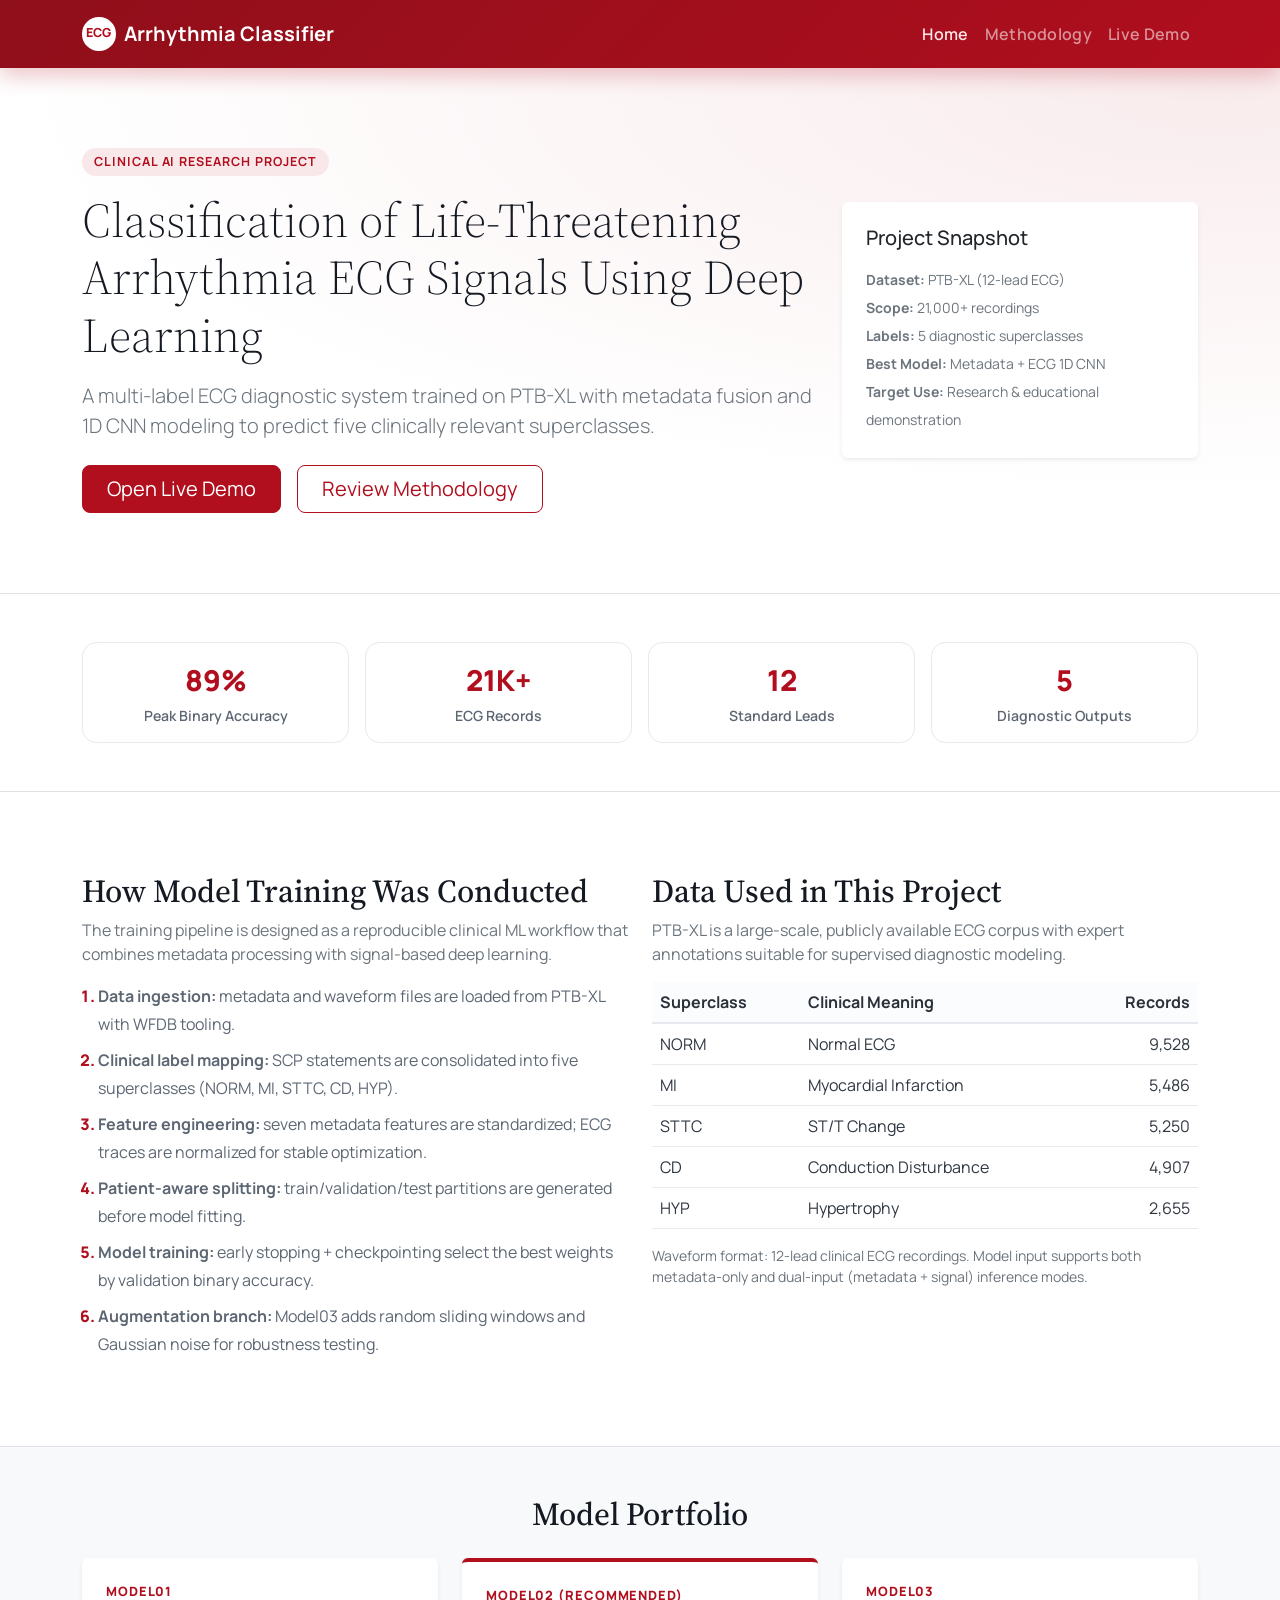
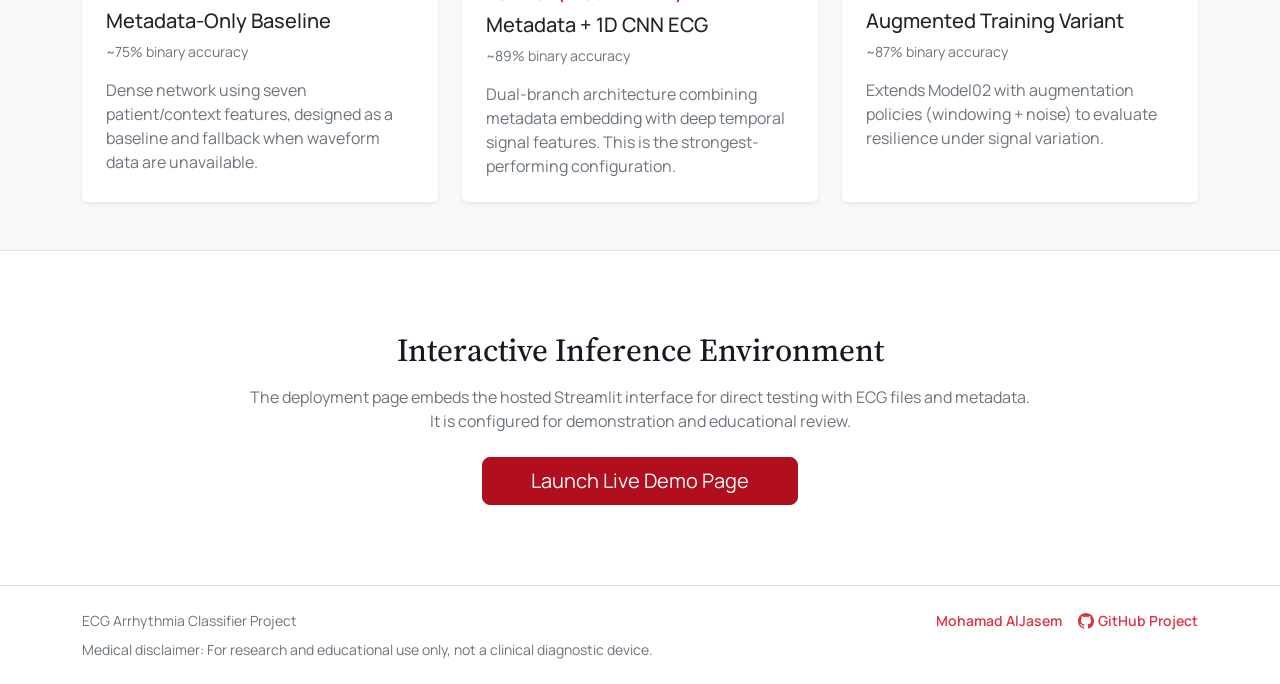
<file: website/index.html>
<!doctype html>
<html lang="en">
<head>
  <meta charset="utf-8">
  <meta name="viewport" content="width=device-width, initial-scale=1">
  <meta name="description" content="ECG arrhythmia classification using deep learning on PTB-XL, with metadata-aware 1D CNN modeling and a Streamlit clinical demo.">
  <title>ECG Arrhythmia Classifier | Project Overview</title>
  <link rel="preconnect" href="https://fonts.googleapis.com">
  <link rel="preconnect" href="https://fonts.gstatic.com" crossorigin>
  <link href="https://fonts.googleapis.com/css2?family=Manrope:wght@400;500;600;700;800&family=Source+Serif+4:wght@500;600;700&display=swap" rel="stylesheet">
  <link href="https://cdn.jsdelivr.net/npm/bootstrap@5.3.3/dist/css/bootstrap.min.css" rel="stylesheet" integrity="sha384-QWTKZyjpPEjISv5WaRU9OFeRpok6YctnYmDr5pNlyT2bRjXh0JMhjY6hW+ALEwIH" crossorigin="anonymous">
  <link rel="stylesheet" href="assets/css/styles.css">
</head>
<body>
  <header>
    <nav class="navbar navbar-expand-lg navbar-dark site-nav sticky-top" aria-label="Main navigation">
      <div class="container py-1">
        <a class="navbar-brand fw-bold d-flex align-items-center gap-2" href="index.html">
          <span class="brand-badge">ECG</span>
          Arrhythmia Classifier
        </a>
        <button class="navbar-toggler" type="button" data-bs-toggle="collapse" data-bs-target="#mainNav" aria-controls="mainNav" aria-expanded="false" aria-label="Toggle navigation">
          <span class="navbar-toggler-icon"></span>
        </button>
        <div class="collapse navbar-collapse" id="mainNav">
          <ul class="navbar-nav ms-auto mb-2 mb-lg-0">
            <li class="nav-item"><a class="nav-link active" href="index.html">Home</a></li>
            <li class="nav-item"><a class="nav-link" href="methodology.html">Methodology</a></li>
            <li class="nav-item"><a class="nav-link" href="demo.html">Live Demo</a></li>
          </ul>
        </div>
      </div>
    </nav>
  </header>

  <main>
    <section class="hero-section py-5 py-lg-6">
      <div class="container">
        <div class="row g-4 align-items-center">
          <div class="col-lg-8">
            <p class="eyebrow mb-3">Clinical AI Research Project</p>
            <h1 class="display-5 hero-title mb-3">Classification of Life-Threatening Arrhythmia ECG Signals Using Deep Learning</h1>
            <p class="lead text-secondary mb-4">A multi-label ECG diagnostic system trained on PTB-XL with metadata fusion and 1D CNN modeling to predict five clinically relevant superclasses.</p>
            <div class="d-flex flex-wrap gap-3">
              <a href="demo.html" class="btn btn-danger btn-lg px-4">Open Live Demo</a>
              <a href="methodology.html" class="btn btn-outline-danger btn-lg px-4">Review Methodology</a>
            </div>
          </div>
          <div class="col-lg-4">
            <div class="card border-0 shadow-sm project-card h-100">
              <div class="card-body p-4">
                <h2 class="h5 mb-3">Project Snapshot</h2>
                <ul class="list-unstyled mb-0 small text-secondary lh-lg">
                  <li><strong>Dataset:</strong> PTB-XL (12-lead ECG)</li>
                  <li><strong>Scope:</strong> 21,000+ recordings</li>
                  <li><strong>Labels:</strong> 5 diagnostic superclasses</li>
                  <li><strong>Best Model:</strong> Metadata + ECG 1D CNN</li>
                  <li><strong>Target Use:</strong> Research & educational demonstration</li>
                </ul>
              </div>
            </div>
          </div>
        </div>
      </div>
    </section>

    <section class="py-5 bg-white border-top border-bottom">
      <div class="container">
        <div class="row g-3 text-center">
          <div class="col-6 col-lg-3">
            <div class="metric-box"><p class="metric-value">89%</p><p class="metric-label">Peak Binary Accuracy</p></div>
          </div>
          <div class="col-6 col-lg-3">
            <div class="metric-box"><p class="metric-value">21K+</p><p class="metric-label">ECG Records</p></div>
          </div>
          <div class="col-6 col-lg-3">
            <div class="metric-box"><p class="metric-value">12</p><p class="metric-label">Standard Leads</p></div>
          </div>
          <div class="col-6 col-lg-3">
            <div class="metric-box"><p class="metric-value">5</p><p class="metric-label">Diagnostic Outputs</p></div>
          </div>
        </div>
      </div>
    </section>

    <section class="py-5 py-lg-6">
      <div class="container">
        <div class="row g-4">
          <div class="col-lg-6">
            <h2 class="section-title">How Model Training Was Conducted</h2>
            <p class="text-secondary">The training pipeline is designed as a reproducible clinical ML workflow that combines metadata processing with signal-based deep learning.</p>
            <ol class="timeline">
              <li><strong>Data ingestion:</strong> metadata and waveform files are loaded from PTB-XL with WFDB tooling.</li>
              <li><strong>Clinical label mapping:</strong> SCP statements are consolidated into five superclasses (NORM, MI, STTC, CD, HYP).</li>
              <li><strong>Feature engineering:</strong> seven metadata features are standardized; ECG traces are normalized for stable optimization.</li>
              <li><strong>Patient-aware splitting:</strong> train/validation/test partitions are generated before model fitting.</li>
              <li><strong>Model training:</strong> early stopping + checkpointing select the best weights by validation binary accuracy.</li>
              <li><strong>Augmentation branch:</strong> Model03 adds random sliding windows and Gaussian noise for robustness testing.</li>
            </ol>
          </div>
          <div class="col-lg-6">
            <h2 class="section-title">Data Used in This Project</h2>
            <p class="text-secondary">PTB-XL is a large-scale, publicly available ECG corpus with expert annotations suitable for supervised diagnostic modeling.</p>
            <div class="table-responsive">
              <table class="table align-middle dataset-table">
                <thead>
                  <tr>
                    <th scope="col">Superclass</th>
                    <th scope="col">Clinical Meaning</th>
                    <th scope="col" class="text-end">Records</th>
                  </tr>
                </thead>
                <tbody>
                  <tr><td>NORM</td><td>Normal ECG</td><td class="text-end">9,528</td></tr>
                  <tr><td>MI</td><td>Myocardial Infarction</td><td class="text-end">5,486</td></tr>
                  <tr><td>STTC</td><td>ST/T Change</td><td class="text-end">5,250</td></tr>
                  <tr><td>CD</td><td>Conduction Disturbance</td><td class="text-end">4,907</td></tr>
                  <tr><td>HYP</td><td>Hypertrophy</td><td class="text-end">2,655</td></tr>
                </tbody>
              </table>
            </div>
            <p class="small text-secondary mb-0">Waveform format: 12-lead clinical ECG recordings. Model input supports both metadata-only and dual-input (metadata + signal) inference modes.</p>
          </div>
        </div>
      </div>
    </section>

    <section class="py-5 bg-light border-top border-bottom">
      <div class="container">
        <h2 class="section-title text-center mb-4">Model Portfolio</h2>
        <div class="row g-4">
          <div class="col-lg-4">
            <article class="card h-100 border-0 shadow-sm">
              <div class="card-body p-4">
                <p class="model-tag">Model01</p>
                <h3 class="h5">Metadata-Only Baseline</h3>
                <p class="small text-secondary mb-3">~75% binary accuracy</p>
                <p class="mb-0 text-secondary">Dense network using seven patient/context features, designed as a baseline and fallback when waveform data are unavailable.</p>
              </div>
            </article>
          </div>
          <div class="col-lg-4">
            <article class="card h-100 border-0 shadow-sm border-accent">
              <div class="card-body p-4">
                <p class="model-tag">Model02 (Recommended)</p>
                <h3 class="h5">Metadata + 1D CNN ECG</h3>
                <p class="small text-secondary mb-3">~89% binary accuracy</p>
                <p class="mb-0 text-secondary">Dual-branch architecture combining metadata embedding with deep temporal signal features. This is the strongest-performing configuration.</p>
              </div>
            </article>
          </div>
          <div class="col-lg-4">
            <article class="card h-100 border-0 shadow-sm">
              <div class="card-body p-4">
                <p class="model-tag">Model03</p>
                <h3 class="h5">Augmented Training Variant</h3>
                <p class="small text-secondary mb-3">~87% binary accuracy</p>
                <p class="mb-0 text-secondary">Extends Model02 with augmentation policies (windowing + noise) to evaluate resilience under signal variation.</p>
              </div>
            </article>
          </div>
        </div>
      </div>
    </section>

    <section class="py-5 py-lg-6">
      <div class="container text-center">
        <h2 class="section-title mb-3">Interactive Inference Environment</h2>
        <p class="text-secondary mb-4 mx-auto section-max">The deployment page embeds the hosted Streamlit interface for direct testing with ECG files and metadata. It is configured for demonstration and educational review.</p>
        <a href="demo.html" class="btn btn-danger btn-lg px-5">Launch Live Demo Page</a>
      </div>
    </section>
  </main>

  <footer class="site-footer py-4 border-top">
    <div class="container d-flex flex-column flex-md-row justify-content-between align-items-md-center gap-2">
      <p class="mb-0 small text-secondary">ECG Arrhythmia Classifier Project</p>
      <div class="footer-links d-flex flex-wrap align-items-center gap-3">
        <a class="small text-decoration-none text-danger" href="https://aljasem.eu.org" target="_blank" rel="noopener">Mohamad AlJasem</a>
        <a class="small text-decoration-none text-danger github-link d-inline-flex align-items-center gap-1" href="https://github.com/m-aljasem/ecg-arrhythmia-classifier-AI/" target="_blank" rel="noopener" aria-label="GitHub project repository">
          <svg xmlns="http://www.w3.org/2000/svg" width="16" height="16" fill="currentColor" viewBox="0 0 16 16" aria-hidden="true">
            <path d="M8 0C3.58 0 0 3.58 0 8a8 8 0 0 0 5.47 7.59c.4.07.55-.17.55-.38 0-.19-.01-.82-.01-1.49-2.01.37-2.53-.49-2.69-.94-.09-.23-.48-.94-.82-1.13-.28-.15-.68-.52-.01-.53.63-.01 1.08.58 1.23.82.72 1.21 1.87.87 2.33.66.07-.52.28-.87.5-1.07-1.78-.2-3.64-.89-3.64-3.95 0-.87.31-1.59.82-2.15-.08-.2-.36-1.02.08-2.12 0 0 .67-.21 2.2.82a7.6 7.6 0 0 1 4 0c1.53-1.04 2.2-.82 2.2-.82.44 1.1.16 1.92.08 2.12.51.56.82 1.27.82 2.15 0 3.07-1.87 3.75-3.65 3.95.29.25.54.73.54 1.48 0 1.07-.01 1.93-.01 2.2 0 .21.15.46.55.38A8 8 0 0 0 16 8c0-4.42-3.58-8-8-8"/>
          </svg>
          GitHub Project
        </a>
      </div>
    </div>
    <div class="container mt-2">
      <p class="mb-0 small text-secondary">Medical disclaimer: For research and educational use only, not a clinical diagnostic device.</p>
    </div>
  </footer>

  <script src="https://cdn.jsdelivr.net/npm/bootstrap@5.3.3/dist/js/bootstrap.bundle.min.js" integrity="sha384-YvpcrYf0tY3lHB60NNkmXc5s9fDVZLESaAA55NDzOxhy9GkcIdslK1eN7N6jIeHz" crossorigin="anonymous"></script>
  <script src="assets/js/main.js"></script>
</body>
</html>
</file>
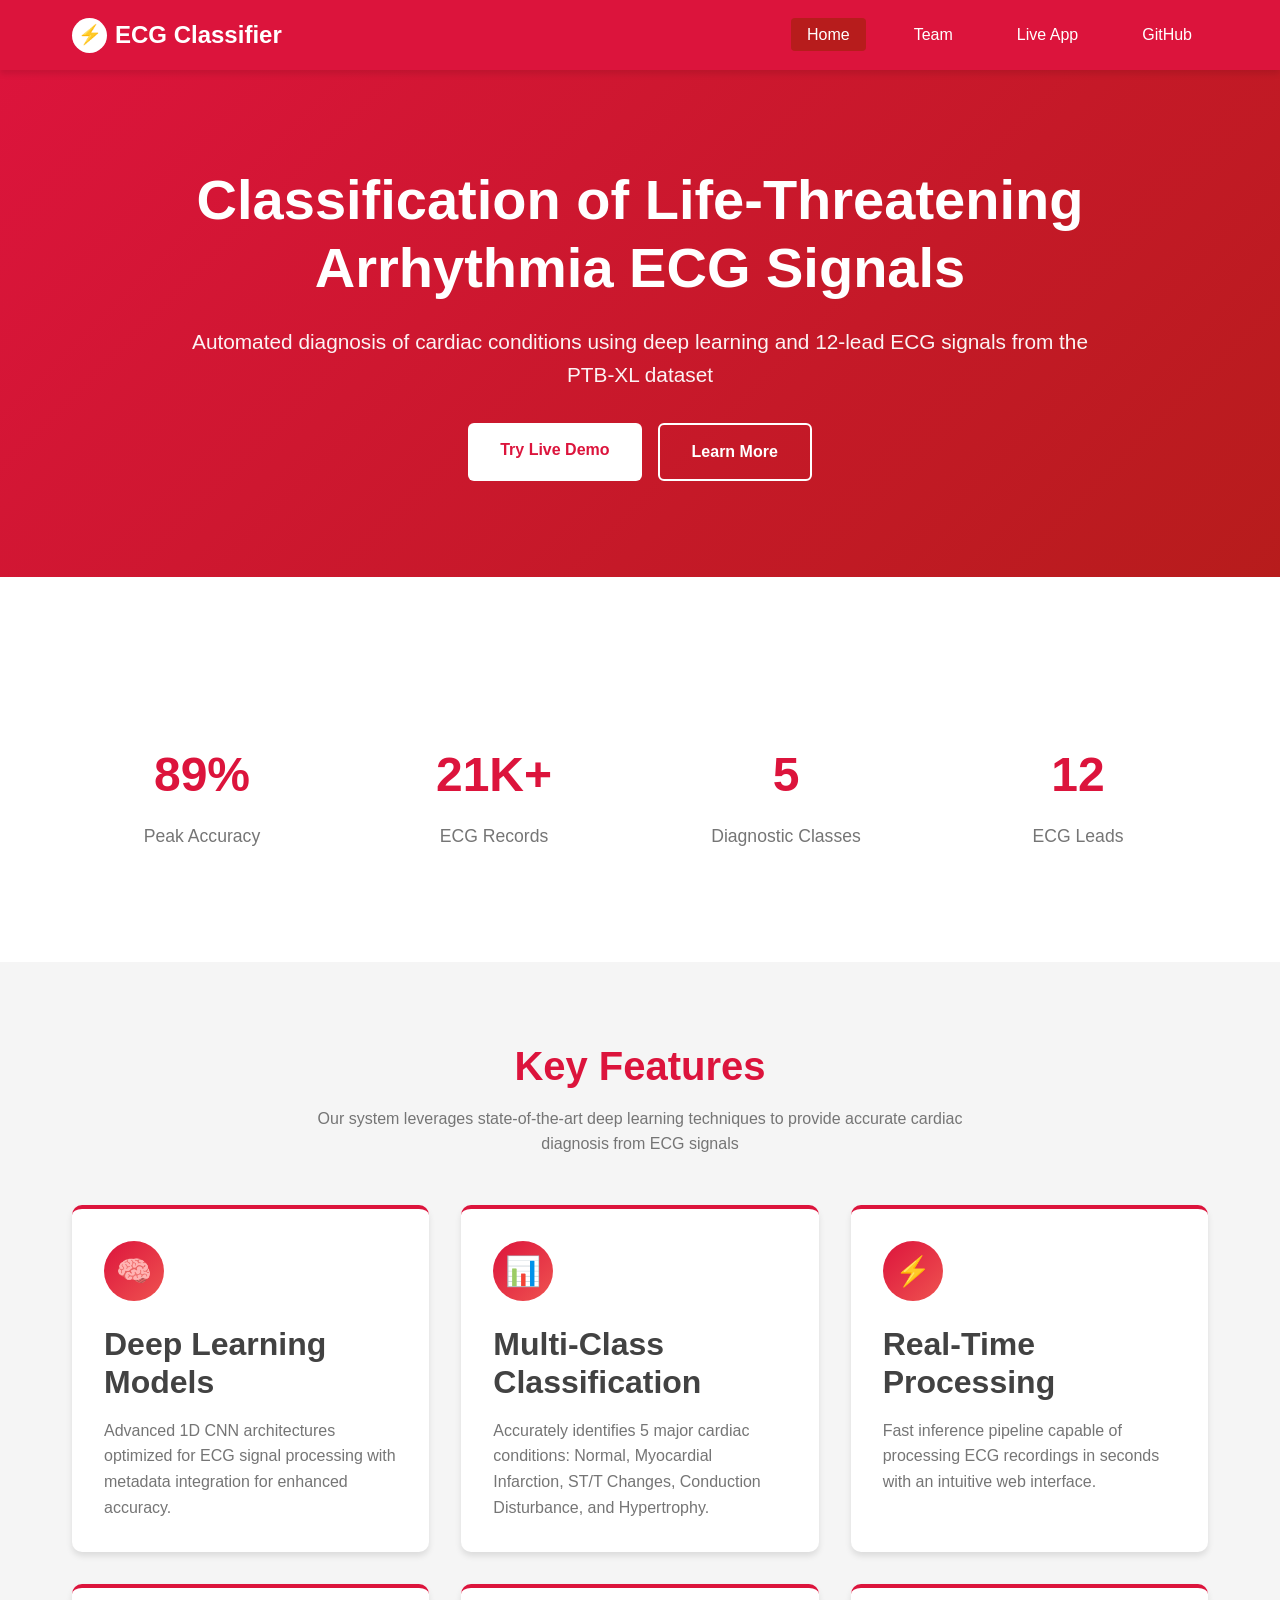
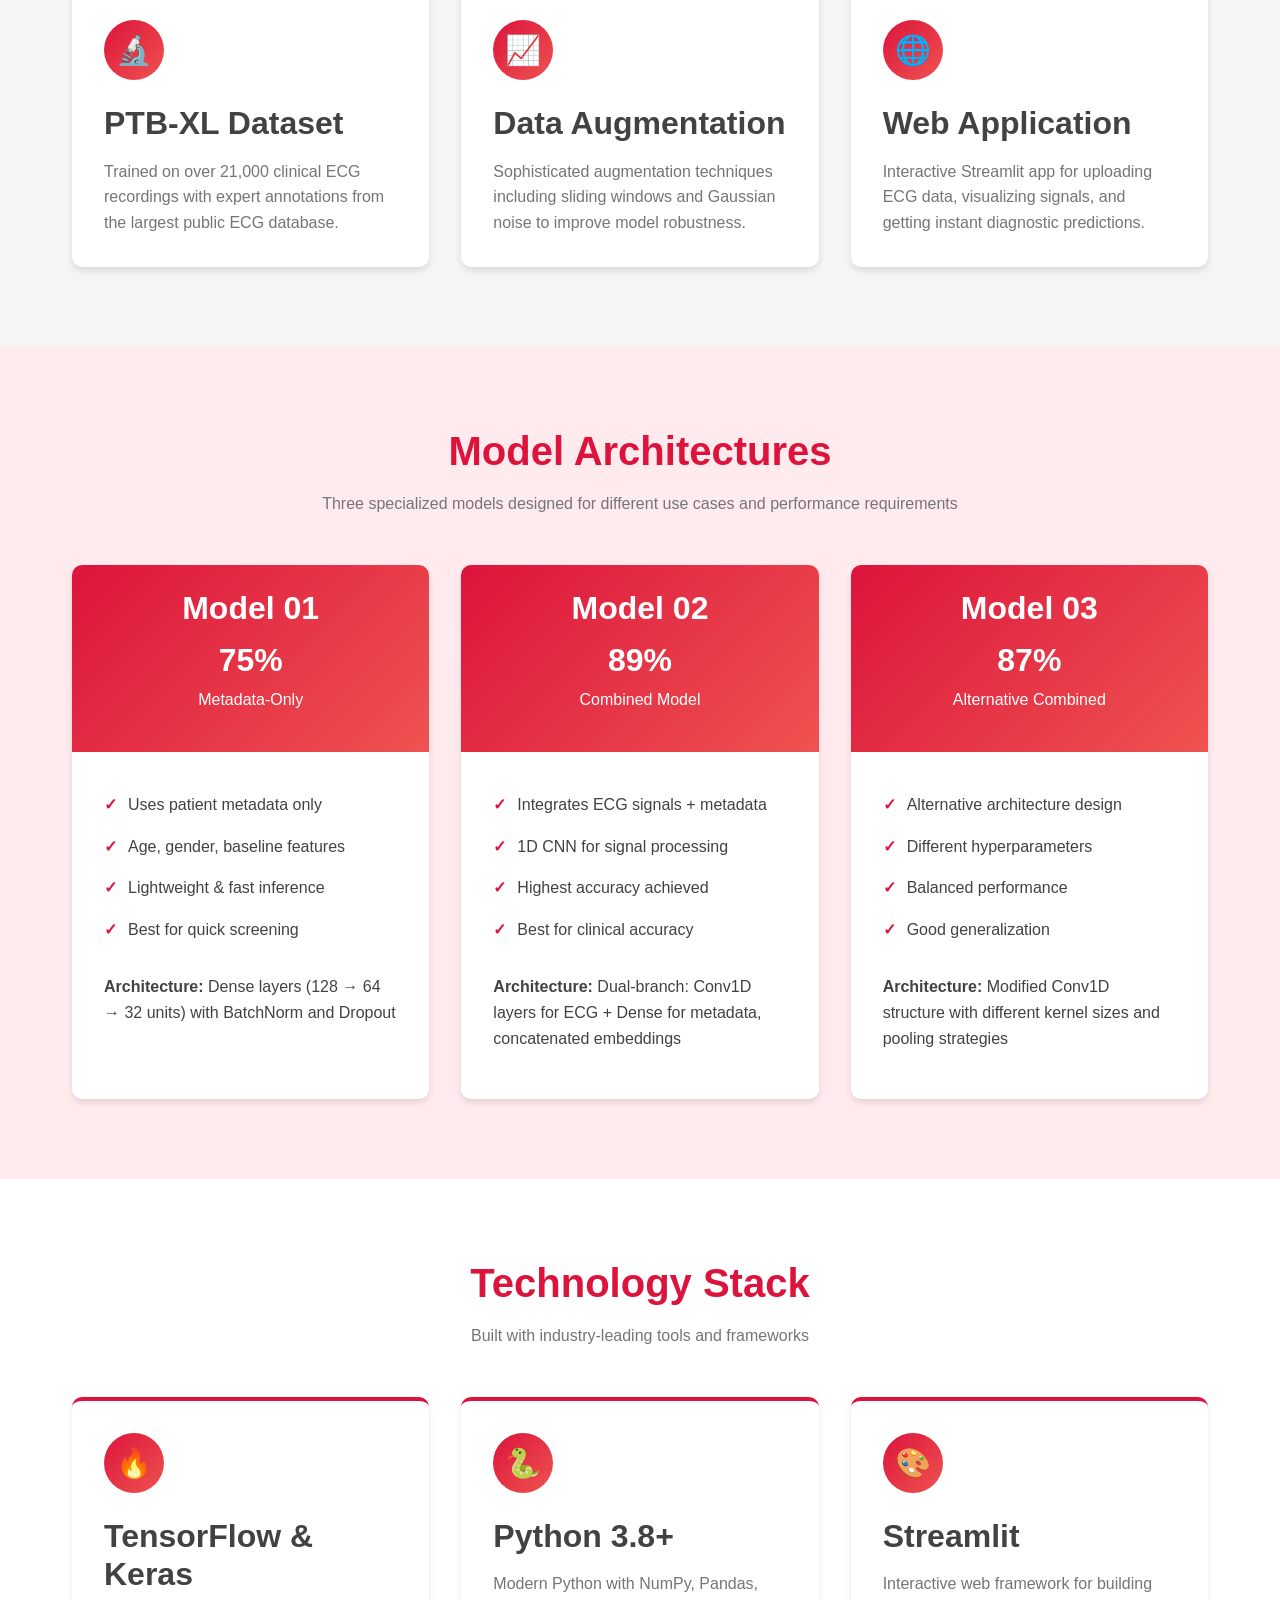
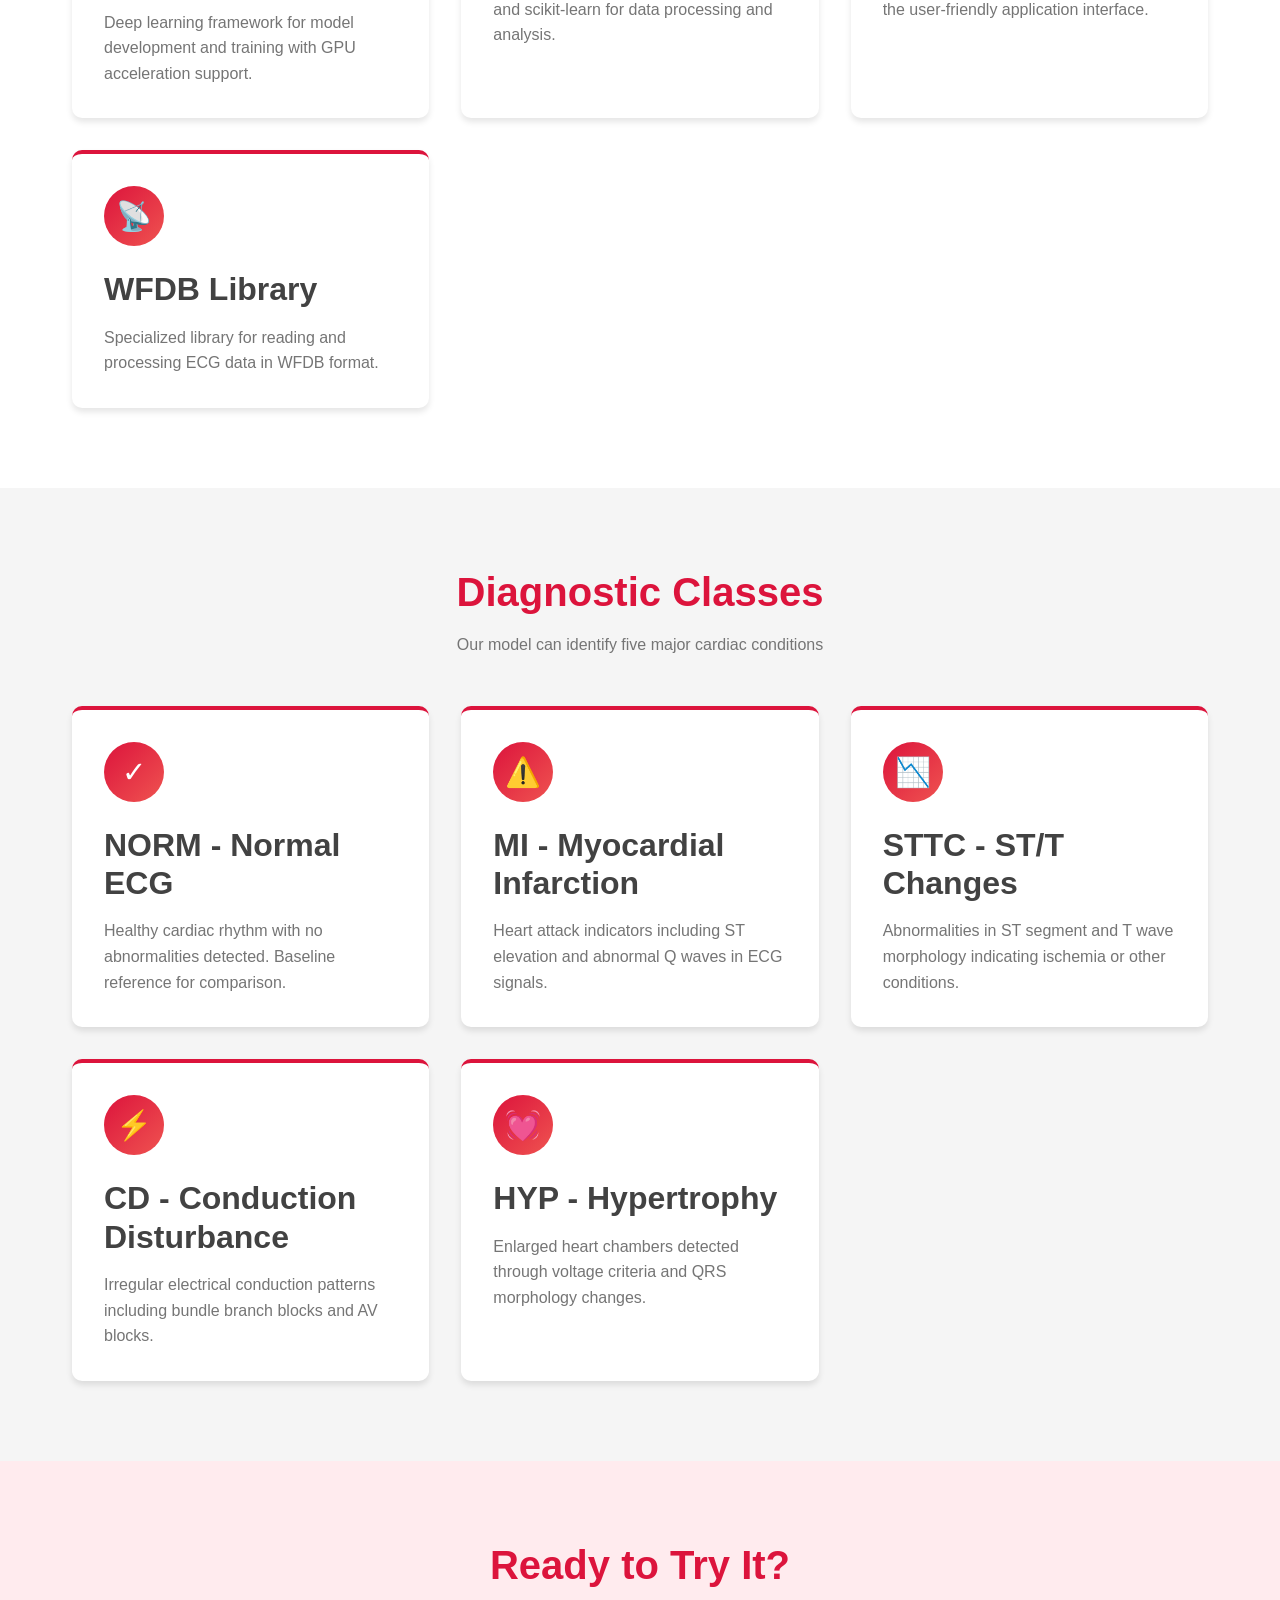
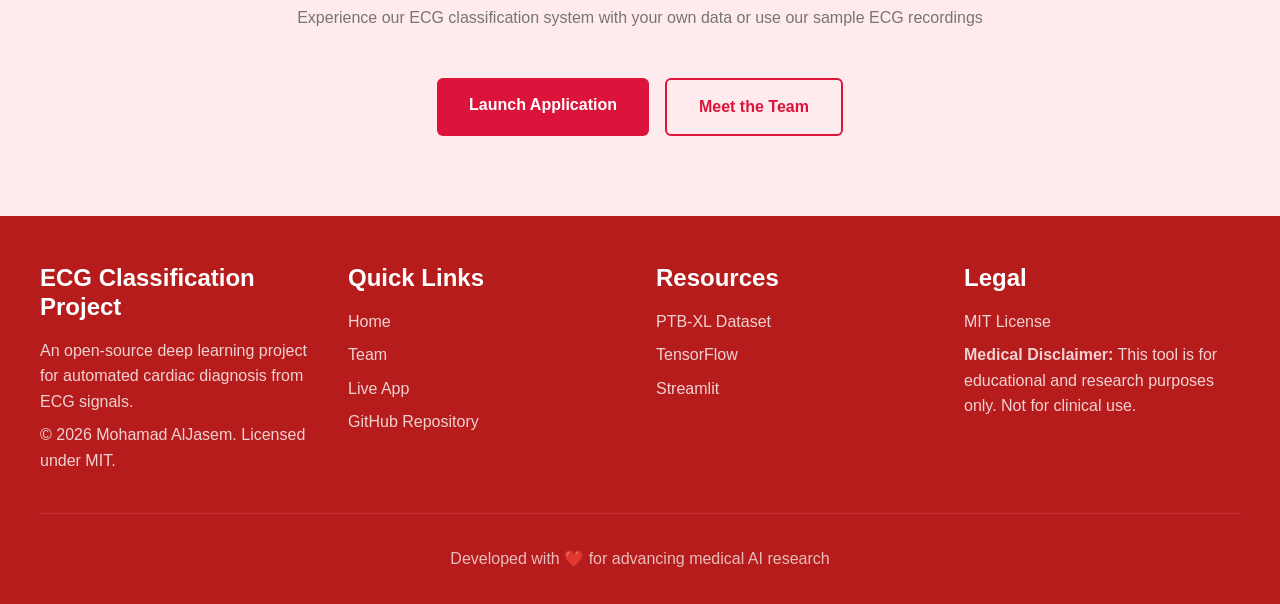
<file: scripts/website/index.html>
<!DOCTYPE html>
<html lang="en">
<head>
    <meta charset="UTF-8">
    <meta name="viewport" content="width=device-width, initial-scale=1.0">
    <meta name="description" content="Classification of Life-Threatening Arrhythmia ECG Signals Using Deep Learning - Automated diagnosis of cardiac conditions from 12-lead ECG signals">
    <meta name="keywords" content="ECG, Deep Learning, Machine Learning, Cardiac Diagnosis, PTB-XL, Medical AI, Arrhythmia">
    <meta name="author" content="Mohamad AlJasem">
    <title>ECG Classification | Deep Learning for Cardiac Diagnosis by Mohamad AlJasem</title>
    <link rel="stylesheet" href="css/style.css">
</head>
<body>
    <!-- Navigation -->
    <nav class="navbar">
        <div class="nav-container">
            <a href="index.html" class="logo">
                <div class="logo-icon">⚡</div>
                ECG Classifier
            </a>
            <ul class="nav-menu">
                <li><a href="index.html" class="nav-link">Home</a></li>
                <li><a href="team.html" class="nav-link">Team</a></li>
                <li><a href="app.html" class="nav-link">Live App</a></li>
                <li><a href="https://github.com/m-aljasem/ecg-arrhythmia-classifier-AI" class="nav-link" target="_blank">GitHub</a></li>
            </ul>
            <button class="mobile-menu-toggle">☰</button>
        </div>
    </nav>

    <!-- Hero Section -->
    <section class="hero">
        <div class="hero-content">
            <h1>Classification of Life-Threatening Arrhythmia ECG Signals</h1>
            <p>Automated diagnosis of cardiac conditions using deep learning and 12-lead ECG signals from the PTB-XL dataset</p>
            <div class="hero-buttons">
                <a href="app.html" class="btn btn-primary">Try Live Demo</a>
                <a href="#features" class="btn btn-outline">Learn More</a>
            </div>
        </div>
    </section>

    <!-- Stats Section -->
    <section class="section section-light">
        <div class="container">
            <div class="stats-grid">
                <div class="stat-card">
                    <div class="stat-number">89%</div>
                    <div class="stat-label">Peak Accuracy</div>
                </div>
                <div class="stat-card">
                    <div class="stat-number">21K+</div>
                    <div class="stat-label">ECG Records</div>
                </div>
                <div class="stat-card">
                    <div class="stat-number">5</div>
                    <div class="stat-label">Diagnostic Classes</div>
                </div>
                <div class="stat-card">
                    <div class="stat-number">12</div>
                    <div class="stat-label">ECG Leads</div>
                </div>
            </div>
        </div>
    </section>

    <!-- Features Section -->
    <section id="features" class="section section-gray">
        <div class="container">
            <h2 class="section-title">Key Features</h2>
            <p class="section-subtitle">Our system leverages state-of-the-art deep learning techniques to provide accurate cardiac diagnosis from ECG signals</p>
            
            <div class="features-grid">
                <div class="feature-card">
                    <div class="feature-icon">🧠</div>
                    <h3>Deep Learning Models</h3>
                    <p>Advanced 1D CNN architectures optimized for ECG signal processing with metadata integration for enhanced accuracy.</p>
                </div>
                
                <div class="feature-card">
                    <div class="feature-icon">📊</div>
                    <h3>Multi-Class Classification</h3>
                    <p>Accurately identifies 5 major cardiac conditions: Normal, Myocardial Infarction, ST/T Changes, Conduction Disturbance, and Hypertrophy.</p>
                </div>
                
                <div class="feature-card">
                    <div class="feature-icon">⚡</div>
                    <h3>Real-Time Processing</h3>
                    <p>Fast inference pipeline capable of processing ECG recordings in seconds with an intuitive web interface.</p>
                </div>
                
                <div class="feature-card">
                    <div class="feature-icon">🔬</div>
                    <h3>PTB-XL Dataset</h3>
                    <p>Trained on over 21,000 clinical ECG recordings with expert annotations from the largest public ECG database.</p>
                </div>
                
                <div class="feature-card">
                    <div class="feature-icon">📈</div>
                    <h3>Data Augmentation</h3>
                    <p>Sophisticated augmentation techniques including sliding windows and Gaussian noise to improve model robustness.</p>
                </div>
                
                <div class="feature-card">
                    <div class="feature-icon">🌐</div>
                    <h3>Web Application</h3>
                    <p>Interactive Streamlit app for uploading ECG data, visualizing signals, and getting instant diagnostic predictions.</p>
                </div>
            </div>
        </div>
    </section>

    <!-- Models Section -->
    <section id="models" class="section section-red">
        <div class="container">
            <h2 class="section-title">Model Architectures</h2>
            <p class="section-subtitle">Three specialized models designed for different use cases and performance requirements</p>
            
            <div class="models-grid">
                <div class="model-card">
                    <div class="model-header">
                        <h3>Model 01</h3>
                        <div class="model-accuracy">75%</div>
                        <p>Metadata-Only</p>
                    </div>
                    <div class="model-body">
                        <ul>
                            <li>Uses patient metadata only</li>
                            <li>Age, gender, baseline features</li>
                            <li>Lightweight & fast inference</li>
                            <li>Best for quick screening</li>
                        </ul>
                        <p><strong>Architecture:</strong> Dense layers (128 → 64 → 32 units) with BatchNorm and Dropout</p>
                    </div>
                </div>

                <div class="model-card">
                    <div class="model-header">
                        <h3>Model 02</h3>
                        <div class="model-accuracy">89%</div>
                        <p>Combined Model</p>
                    </div>
                    <div class="model-body">
                        <ul>
                            <li>Integrates ECG signals + metadata</li>
                            <li>1D CNN for signal processing</li>
                            <li>Highest accuracy achieved</li>
                            <li>Best for clinical accuracy</li>
                        </ul>
                        <p><strong>Architecture:</strong> Dual-branch: Conv1D layers for ECG + Dense for metadata, concatenated embeddings</p>
                    </div>
                </div>

                <div class="model-card">
                    <div class="model-header">
                        <h3>Model 03</h3>
                        <div class="model-accuracy">87%</div>
                        <p>Alternative Combined</p>
                    </div>
                    <div class="model-body">
                        <ul>
                            <li>Alternative architecture design</li>
                            <li>Different hyperparameters</li>
                            <li>Balanced performance</li>
                            <li>Good generalization</li>
                        </ul>
                        <p><strong>Architecture:</strong> Modified Conv1D structure with different kernel sizes and pooling strategies</p>
                    </div>
                </div>
            </div>
        </div>
    </section>

    <!-- Technology Stack -->
    <section class="section section-light">
        <div class="container">
            <h2 class="section-title">Technology Stack</h2>
            <p class="section-subtitle">Built with industry-leading tools and frameworks</p>
            
            <div class="features-grid">
                <div class="feature-card">
                    <div class="feature-icon">🔥</div>
                    <h3>TensorFlow & Keras</h3>
                    <p>Deep learning framework for model development and training with GPU acceleration support.</p>
                </div>
                
                <div class="feature-card">
                    <div class="feature-icon">🐍</div>
                    <h3>Python 3.8+</h3>
                    <p>Modern Python with NumPy, Pandas, and scikit-learn for data processing and analysis.</p>
                </div>
                
                <div class="feature-card">
                    <div class="feature-icon">🎨</div>
                    <h3>Streamlit</h3>
                    <p>Interactive web framework for building the user-friendly application interface.</p>
                </div>
                
                <div class="feature-card">
                    <div class="feature-icon">📡</div>
                    <h3>WFDB Library</h3>
                    <p>Specialized library for reading and processing ECG data in WFDB format.</p>
                </div>
            </div>
        </div>
    </section>

    <!-- Diagnostic Classes -->
    <section class="section section-gray">
        <div class="container">
            <h2 class="section-title">Diagnostic Classes</h2>
            <p class="section-subtitle">Our model can identify five major cardiac conditions</p>
            
            <div class="features-grid">
                <div class="feature-card">
                    <div class="feature-icon">✓</div>
                    <h3>NORM - Normal ECG</h3>
                    <p>Healthy cardiac rhythm with no abnormalities detected. Baseline reference for comparison.</p>
                </div>
                
                <div class="feature-card">
                    <div class="feature-icon">⚠️</div>
                    <h3>MI - Myocardial Infarction</h3>
                    <p>Heart attack indicators including ST elevation and abnormal Q waves in ECG signals.</p>
                </div>
                
                <div class="feature-card">
                    <div class="feature-icon">📉</div>
                    <h3>STTC - ST/T Changes</h3>
                    <p>Abnormalities in ST segment and T wave morphology indicating ischemia or other conditions.</p>
                </div>
                
                <div class="feature-card">
                    <div class="feature-icon">⚡</div>
                    <h3>CD - Conduction Disturbance</h3>
                    <p>Irregular electrical conduction patterns including bundle branch blocks and AV blocks.</p>
                </div>
                
                <div class="feature-card">
                    <div class="feature-icon">💓</div>
                    <h3>HYP - Hypertrophy</h3>
                    <p>Enlarged heart chambers detected through voltage criteria and QRS morphology changes.</p>
                </div>
            </div>
        </div>
    </section>

    <!-- CTA Section -->
    <section class="section section-red">
        <div class="container text-center">
            <h2 class="section-title">Ready to Try It?</h2>
            <p class="section-subtitle">Experience our ECG classification system with your own data or use our sample ECG recordings</p>
            <div class="hero-buttons">
                <a href="app.html" class="btn btn-red">Launch Application</a>
                <a href="team.html" class="btn btn-outline" style="color: var(--primary-red); border-color: var(--primary-red);">Meet the Team</a>
            </div>
        </div>
    </section>

    <!-- Footer -->
    <footer class="footer">
        <div class="footer-content">
            <div class="footer-section">
                <h4>ECG Classification Project</h4>
                <p>An open-source deep learning project for automated cardiac diagnosis from ECG signals.</p>
                <p>&copy; 2026 Mohamad AlJasem. Licensed under MIT.</p>
            </div>
            
            <div class="footer-section">
                <h4>Quick Links</h4>
                <a href="index.html">Home</a>
                <a href="team.html">Team</a>
                <a href="app.html">Live App</a>
                <a href="https://github.com/m-aljasem/ecg-arrhythmia-classifier-AI" target="_blank">GitHub Repository</a>
            </div>
            
            <div class="footer-section">
                <h4>Resources</h4>
                <a href="https://physionet.org/content/ptb-xl/" target="_blank">PTB-XL Dataset</a>
                <a href="https://www.tensorflow.org/" target="_blank">TensorFlow</a>
                <a href="https://streamlit.io/" target="_blank">Streamlit</a>
            </div>
            
            <div class="footer-section">
                <h4>Legal</h4>
                <p>MIT License</p>
                <p><strong>Medical Disclaimer:</strong> This tool is for educational and research purposes only. Not for clinical use.</p>
            </div>
        </div>
        
        <div class="footer-bottom">
            <p>Developed with ❤️ for advancing medical AI research</p>
        </div>
    </footer>

    <script src="js/main.js"></script>
</body>
</html>
</file>
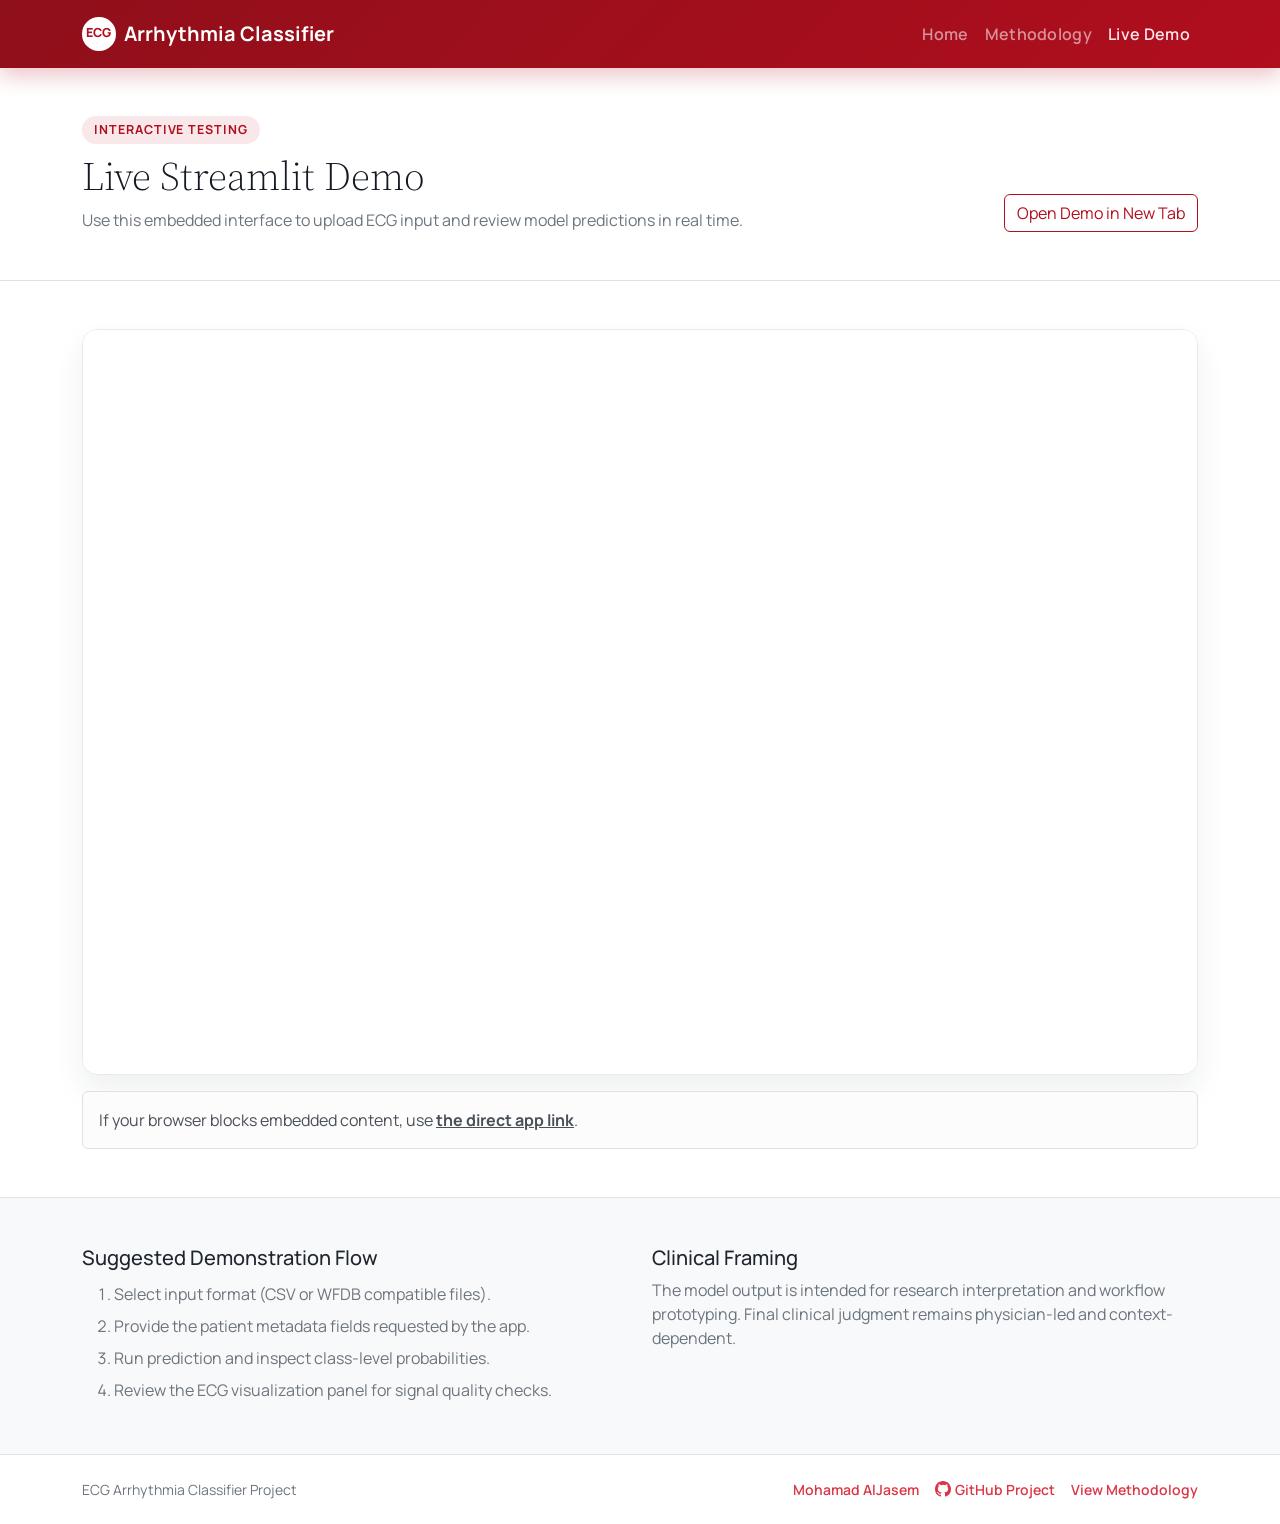
<file: website/demo.html>
<!doctype html>
<html lang="en">
<head>
  <meta charset="utf-8">
  <meta name="viewport" content="width=device-width, initial-scale=1">
  <meta name="description" content="Live embedded Streamlit demo for ECG arrhythmia classification.">
  <title>ECG Arrhythmia Classifier | Live Demo</title>
  <link rel="preconnect" href="https://fonts.googleapis.com">
  <link rel="preconnect" href="https://fonts.gstatic.com" crossorigin>
  <link href="https://fonts.googleapis.com/css2?family=Manrope:wght@400;500;600;700;800&family=Source+Serif+4:wght@500;600;700&display=swap" rel="stylesheet">
  <link href="https://cdn.jsdelivr.net/npm/bootstrap@5.3.3/dist/css/bootstrap.min.css" rel="stylesheet" integrity="sha384-QWTKZyjpPEjISv5WaRU9OFeRpok6YctnYmDr5pNlyT2bRjXh0JMhjY6hW+ALEwIH" crossorigin="anonymous">
  <link rel="stylesheet" href="assets/css/styles.css">
</head>
<body>
  <header>
    <nav class="navbar navbar-expand-lg navbar-dark site-nav sticky-top" aria-label="Main navigation">
      <div class="container py-1">
        <a class="navbar-brand fw-bold d-flex align-items-center gap-2" href="index.html">
          <span class="brand-badge">ECG</span>
          Arrhythmia Classifier
        </a>
        <button class="navbar-toggler" type="button" data-bs-toggle="collapse" data-bs-target="#mainNav" aria-controls="mainNav" aria-expanded="false" aria-label="Toggle navigation">
          <span class="navbar-toggler-icon"></span>
        </button>
        <div class="collapse navbar-collapse" id="mainNav">
          <ul class="navbar-nav ms-auto mb-2 mb-lg-0">
            <li class="nav-item"><a class="nav-link" href="index.html">Home</a></li>
            <li class="nav-item"><a class="nav-link" href="methodology.html">Methodology</a></li>
            <li class="nav-item"><a class="nav-link active" href="demo.html">Live Demo</a></li>
          </ul>
        </div>
      </div>
    </nav>
  </header>

  <main>
    <section class="py-5 border-bottom demo-head">
      <div class="container">
        <div class="row g-3 align-items-end">
          <div class="col-lg-8">
            <p class="eyebrow mb-2">Interactive Testing</p>
            <h1 class="display-6 hero-title mb-2">Live Streamlit Demo</h1>
            <p class="text-secondary mb-0">Use this embedded interface to upload ECG input and review model predictions in real time.</p>
          </div>
          <div class="col-lg-4 text-lg-end">
            <a href="https://ecg-classifier.aljasem.eu.org" target="_blank" rel="noopener" class="btn btn-outline-danger">Open Demo in New Tab</a>
          </div>
        </div>
      </div>
    </section>

    <section class="py-4 py-lg-5">
      <div class="container">
        <div class="embed-wrap">
          <iframe
            id="streamlit-embed"
            class="streamlit-frame"
            title="ECG Classifier Streamlit Application"
            src="https://ecg-arrhythmia-classifier-ai.streamlit.app/?embed=true"
            loading="lazy"
            allow="clipboard-read; clipboard-write"
            referrerpolicy="strict-origin-when-cross-origin"
          ></iframe>
        </div>
        <div class="alert alert-light border mt-3 mb-0" role="alert">
          If your browser blocks embedded content, use <a href="https://ecg-classifier.aljasem.eu.org" target="_blank" rel="noopener" class="alert-link">the direct app link</a>.
        </div>
      </div>
    </section>

    <section class="py-5 bg-light border-top">
      <div class="container">
        <div class="row g-4">
          <div class="col-md-6">
            <h2 class="h5">Suggested Demonstration Flow</h2>
            <ol class="text-secondary mb-0 lh-lg">
              <li>Select input format (CSV or WFDB compatible files).</li>
              <li>Provide the patient metadata fields requested by the app.</li>
              <li>Run prediction and inspect class-level probabilities.</li>
              <li>Review the ECG visualization panel for signal quality checks.</li>
            </ol>
          </div>
          <div class="col-md-6">
            <h2 class="h5">Clinical Framing</h2>
            <p class="text-secondary mb-0">The model output is intended for research interpretation and workflow prototyping. Final clinical judgment remains physician-led and context-dependent.</p>
          </div>
        </div>
      </div>
    </section>
  </main>

  <footer class="site-footer py-4 border-top">
    <div class="container d-flex flex-column flex-md-row justify-content-between align-items-md-center gap-2">
      <p class="mb-0 small text-secondary">ECG Arrhythmia Classifier Project</p>
      <div class="footer-links d-flex flex-wrap align-items-center gap-3">
        <a class="small text-decoration-none text-danger" href="https://aljasem.eu.org" target="_blank" rel="noopener">Mohamad AlJasem</a>
        <a class="small text-decoration-none text-danger github-link d-inline-flex align-items-center gap-1" href="https://github.com/m-aljasem/ecg-arrhythmia-classifier-AI/" target="_blank" rel="noopener" aria-label="GitHub project repository">
          <svg xmlns="http://www.w3.org/2000/svg" width="16" height="16" fill="currentColor" viewBox="0 0 16 16" aria-hidden="true">
            <path d="M8 0C3.58 0 0 3.58 0 8a8 8 0 0 0 5.47 7.59c.4.07.55-.17.55-.38 0-.19-.01-.82-.01-1.49-2.01.37-2.53-.49-2.69-.94-.09-.23-.48-.94-.82-1.13-.28-.15-.68-.52-.01-.53.63-.01 1.08.58 1.23.82.72 1.21 1.87.87 2.33.66.07-.52.28-.87.5-1.07-1.78-.2-3.64-.89-3.64-3.95 0-.87.31-1.59.82-2.15-.08-.2-.36-1.02.08-2.12 0 0 .67-.21 2.2.82a7.6 7.6 0 0 1 4 0c1.53-1.04 2.2-.82 2.2-.82.44 1.1.16 1.92.08 2.12.51.56.82 1.27.82 2.15 0 3.07-1.87 3.75-3.65 3.95.29.25.54.73.54 1.48 0 1.07-.01 1.93-.01 2.2 0 .21.15.46.55.38A8 8 0 0 0 16 8c0-4.42-3.58-8-8-8"/>
          </svg>
          GitHub Project
        </a>
        <a class="small text-decoration-none text-danger" href="methodology.html">View Methodology</a>
      </div>
    </div>
  </footer>

  <script src="https://cdn.jsdelivr.net/npm/bootstrap@5.3.3/dist/js/bootstrap.bundle.min.js" integrity="sha384-YvpcrYf0tY3lHB60NNkmXc5s9fDVZLESaAA55NDzOxhy9GkcIdslK1eN7N6jIeHz" crossorigin="anonymous"></script>
  <script src="assets/js/main.js"></script>
</body>
</html>
</file>
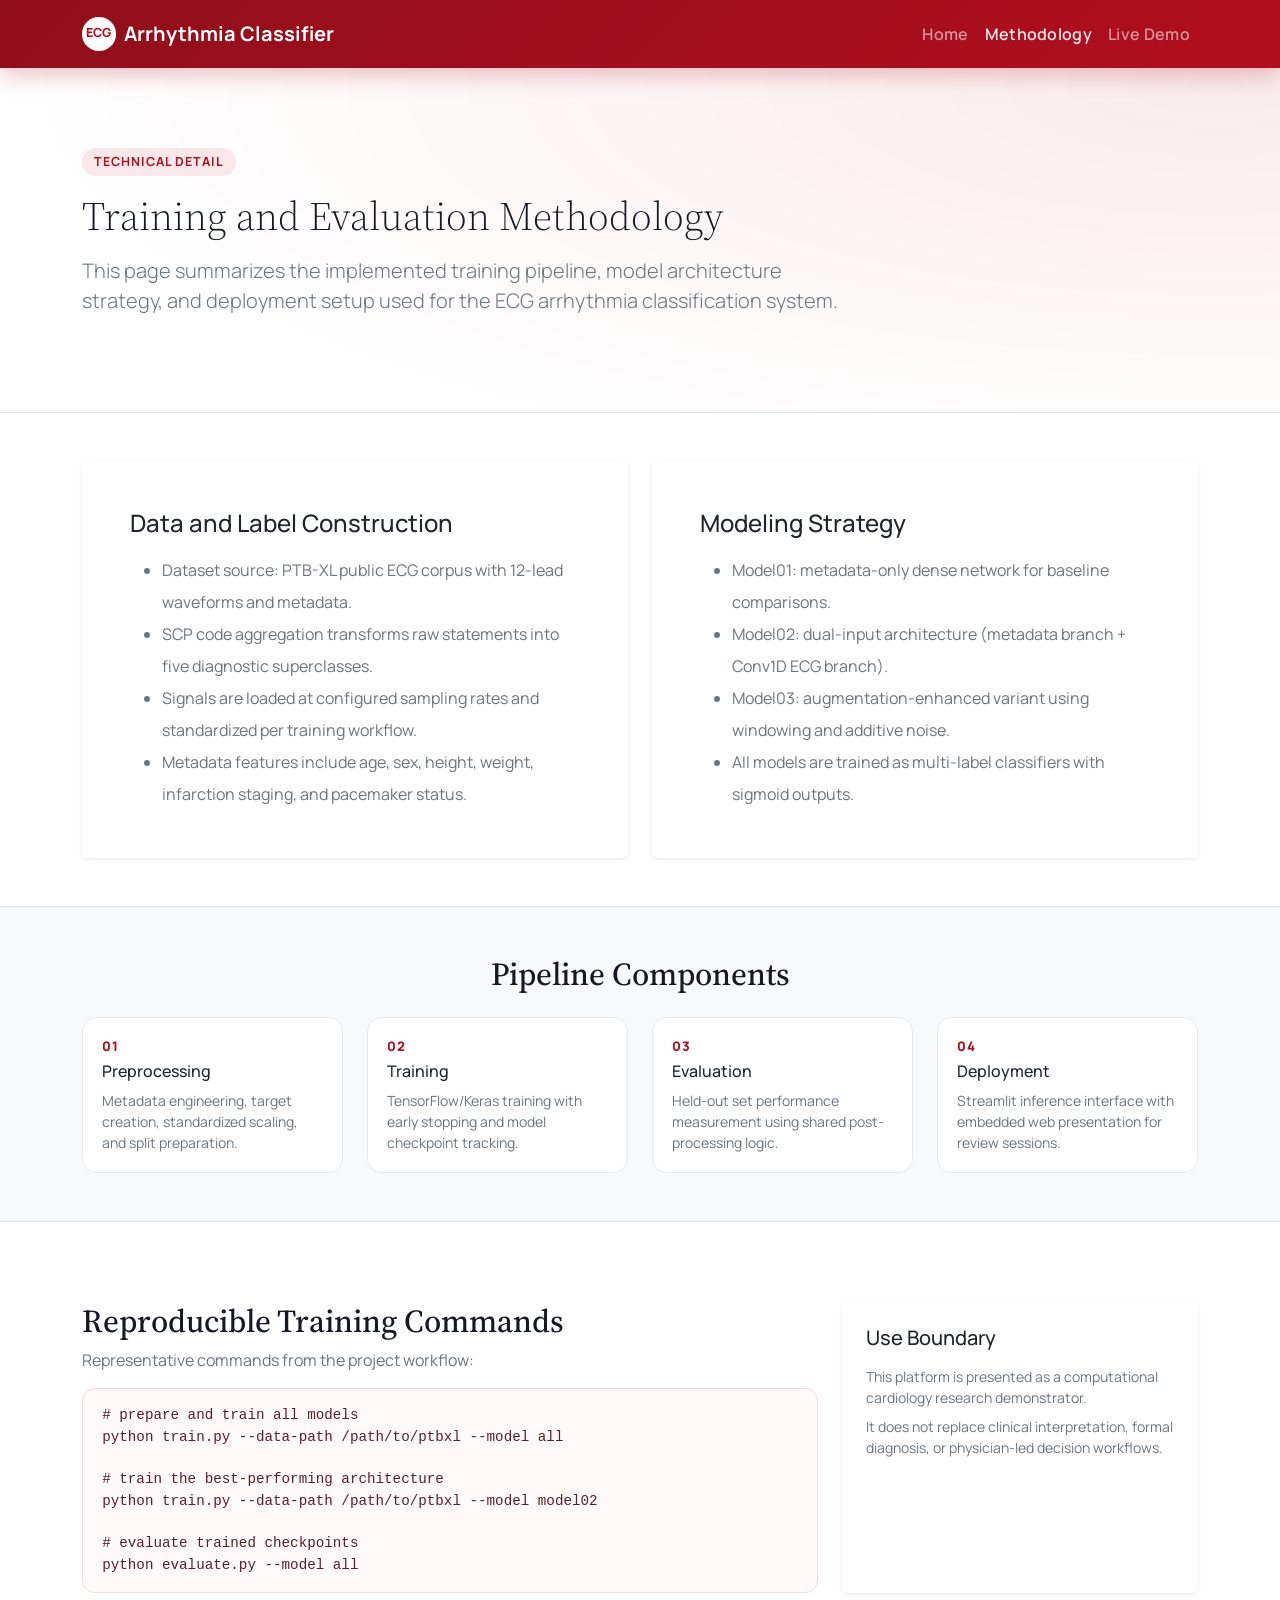
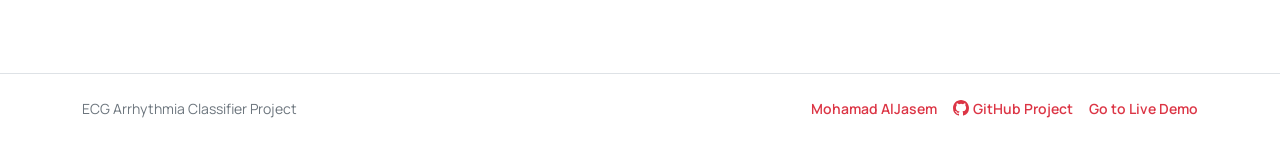
<file: website/methodology.html>
<!doctype html>
<html lang="en">
<head>
  <meta charset="utf-8">
  <meta name="viewport" content="width=device-width, initial-scale=1">
  <meta name="description" content="Technical methodology for ECG arrhythmia classification using PTB-XL and deep learning.">
  <title>ECG Arrhythmia Classifier | Methodology</title>
  <link rel="preconnect" href="https://fonts.googleapis.com">
  <link rel="preconnect" href="https://fonts.gstatic.com" crossorigin>
  <link href="https://fonts.googleapis.com/css2?family=Manrope:wght@400;500;600;700;800&family=Source+Serif+4:wght@500;600;700&display=swap" rel="stylesheet">
  <link href="https://cdn.jsdelivr.net/npm/bootstrap@5.3.3/dist/css/bootstrap.min.css" rel="stylesheet" integrity="sha384-QWTKZyjpPEjISv5WaRU9OFeRpok6YctnYmDr5pNlyT2bRjXh0JMhjY6hW+ALEwIH" crossorigin="anonymous">
  <link rel="stylesheet" href="assets/css/styles.css">
</head>
<body>
  <header>
    <nav class="navbar navbar-expand-lg navbar-dark site-nav sticky-top" aria-label="Main navigation">
      <div class="container py-1">
        <a class="navbar-brand fw-bold d-flex align-items-center gap-2" href="index.html">
          <span class="brand-badge">ECG</span>
          Arrhythmia Classifier
        </a>
        <button class="navbar-toggler" type="button" data-bs-toggle="collapse" data-bs-target="#mainNav" aria-controls="mainNav" aria-expanded="false" aria-label="Toggle navigation">
          <span class="navbar-toggler-icon"></span>
        </button>
        <div class="collapse navbar-collapse" id="mainNav">
          <ul class="navbar-nav ms-auto mb-2 mb-lg-0">
            <li class="nav-item"><a class="nav-link" href="index.html">Home</a></li>
            <li class="nav-item"><a class="nav-link active" href="methodology.html">Methodology</a></li>
            <li class="nav-item"><a class="nav-link" href="demo.html">Live Demo</a></li>
          </ul>
        </div>
      </div>
    </nav>
  </header>

  <main>
    <section class="py-5 py-lg-6 hero-section">
      <div class="container">
        <p class="eyebrow mb-3">Technical Detail</p>
        <h1 class="display-6 hero-title mb-3">Training and Evaluation Methodology</h1>
        <p class="lead text-secondary section-max">This page summarizes the implemented training pipeline, model architecture strategy, and deployment setup used for the ECG arrhythmia classification system.</p>
      </div>
    </section>

    <section class="py-5 border-top">
      <div class="container">
        <div class="row g-4">
          <div class="col-lg-6">
            <div class="card border-0 shadow-sm h-100">
              <div class="card-body p-4 p-lg-5">
                <h2 class="h4 mb-3">Data and Label Construction</h2>
                <ul class="text-secondary lh-lg mb-0">
                  <li>Dataset source: PTB-XL public ECG corpus with 12-lead waveforms and metadata.</li>
                  <li>SCP code aggregation transforms raw statements into five diagnostic superclasses.</li>
                  <li>Signals are loaded at configured sampling rates and standardized per training workflow.</li>
                  <li>Metadata features include age, sex, height, weight, infarction staging, and pacemaker status.</li>
                </ul>
              </div>
            </div>
          </div>
          <div class="col-lg-6">
            <div class="card border-0 shadow-sm h-100">
              <div class="card-body p-4 p-lg-5">
                <h2 class="h4 mb-3">Modeling Strategy</h2>
                <ul class="text-secondary lh-lg mb-0">
                  <li>Model01: metadata-only dense network for baseline comparisons.</li>
                  <li>Model02: dual-input architecture (metadata branch + Conv1D ECG branch).</li>
                  <li>Model03: augmentation-enhanced variant using windowing and additive noise.</li>
                  <li>All models are trained as multi-label classifiers with sigmoid outputs.</li>
                </ul>
              </div>
            </div>
          </div>
        </div>
      </div>
    </section>

    <section class="py-5 bg-light border-top border-bottom">
      <div class="container">
        <h2 class="section-title text-center mb-4">Pipeline Components</h2>
        <div class="row g-4">
          <div class="col-md-6 col-lg-3">
            <div class="pipeline-step h-100">
              <p class="pipeline-index">01</p>
              <h3 class="h6">Preprocessing</h3>
              <p class="small text-secondary mb-0">Metadata engineering, target creation, standardized scaling, and split preparation.</p>
            </div>
          </div>
          <div class="col-md-6 col-lg-3">
            <div class="pipeline-step h-100">
              <p class="pipeline-index">02</p>
              <h3 class="h6">Training</h3>
              <p class="small text-secondary mb-0">TensorFlow/Keras training with early stopping and model checkpoint tracking.</p>
            </div>
          </div>
          <div class="col-md-6 col-lg-3">
            <div class="pipeline-step h-100">
              <p class="pipeline-index">03</p>
              <h3 class="h6">Evaluation</h3>
              <p class="small text-secondary mb-0">Held-out set performance measurement using shared post-processing logic.</p>
            </div>
          </div>
          <div class="col-md-6 col-lg-3">
            <div class="pipeline-step h-100">
              <p class="pipeline-index">04</p>
              <h3 class="h6">Deployment</h3>
              <p class="small text-secondary mb-0">Streamlit inference interface with embedded web presentation for review sessions.</p>
            </div>
          </div>
        </div>
      </div>
    </section>

    <section class="py-5 py-lg-6">
      <div class="container">
        <div class="row g-4">
          <div class="col-lg-8">
            <h2 class="section-title">Reproducible Training Commands</h2>
            <p class="text-secondary">Representative commands from the project workflow:</p>
            <div class="command-block">
<pre><code># prepare and train all models
python train.py --data-path /path/to/ptbxl --model all

# train the best-performing architecture
python train.py --data-path /path/to/ptbxl --model model02

# evaluate trained checkpoints
python evaluate.py --model all</code></pre>
            </div>
          </div>
          <div class="col-lg-4">
            <div class="card border-0 shadow-sm h-100">
              <div class="card-body p-4">
                <h2 class="h5 mb-3">Use Boundary</h2>
                <p class="small text-secondary mb-2">This platform is presented as a computational cardiology research demonstrator.</p>
                <p class="small text-secondary mb-0">It does not replace clinical interpretation, formal diagnosis, or physician-led decision workflows.</p>
              </div>
            </div>
          </div>
        </div>
      </div>
    </section>
  </main>

  <footer class="site-footer py-4 border-top">
    <div class="container d-flex flex-column flex-md-row justify-content-between align-items-md-center gap-2">
      <p class="mb-0 small text-secondary">ECG Arrhythmia Classifier Project</p>
      <div class="footer-links d-flex flex-wrap align-items-center gap-3">
        <a class="small text-decoration-none text-danger" href="https://aljasem.eu.org" target="_blank" rel="noopener">Mohamad AlJasem</a>
        <a class="small text-decoration-none text-danger github-link d-inline-flex align-items-center gap-1" href="https://github.com/m-aljasem/ecg-arrhythmia-classifier-AI/" target="_blank" rel="noopener" aria-label="GitHub project repository">
          <svg xmlns="http://www.w3.org/2000/svg" width="16" height="16" fill="currentColor" viewBox="0 0 16 16" aria-hidden="true">
            <path d="M8 0C3.58 0 0 3.58 0 8a8 8 0 0 0 5.47 7.59c.4.07.55-.17.55-.38 0-.19-.01-.82-.01-1.49-2.01.37-2.53-.49-2.69-.94-.09-.23-.48-.94-.82-1.13-.28-.15-.68-.52-.01-.53.63-.01 1.08.58 1.23.82.72 1.21 1.87.87 2.33.66.07-.52.28-.87.5-1.07-1.78-.2-3.64-.89-3.64-3.95 0-.87.31-1.59.82-2.15-.08-.2-.36-1.02.08-2.12 0 0 .67-.21 2.2.82a7.6 7.6 0 0 1 4 0c1.53-1.04 2.2-.82 2.2-.82.44 1.1.16 1.92.08 2.12.51.56.82 1.27.82 2.15 0 3.07-1.87 3.75-3.65 3.95.29.25.54.73.54 1.48 0 1.07-.01 1.93-.01 2.2 0 .21.15.46.55.38A8 8 0 0 0 16 8c0-4.42-3.58-8-8-8"/>
          </svg>
          GitHub Project
        </a>
        <a class="small text-decoration-none text-danger" href="demo.html">Go to Live Demo</a>
      </div>
    </div>
  </footer>

  <script src="https://cdn.jsdelivr.net/npm/bootstrap@5.3.3/dist/js/bootstrap.bundle.min.js" integrity="sha384-YvpcrYf0tY3lHB60NNkmXc5s9fDVZLESaAA55NDzOxhy9GkcIdslK1eN7N6jIeHz" crossorigin="anonymous"></script>
  <script src="assets/js/main.js"></script>
</body>
</html>
</file>
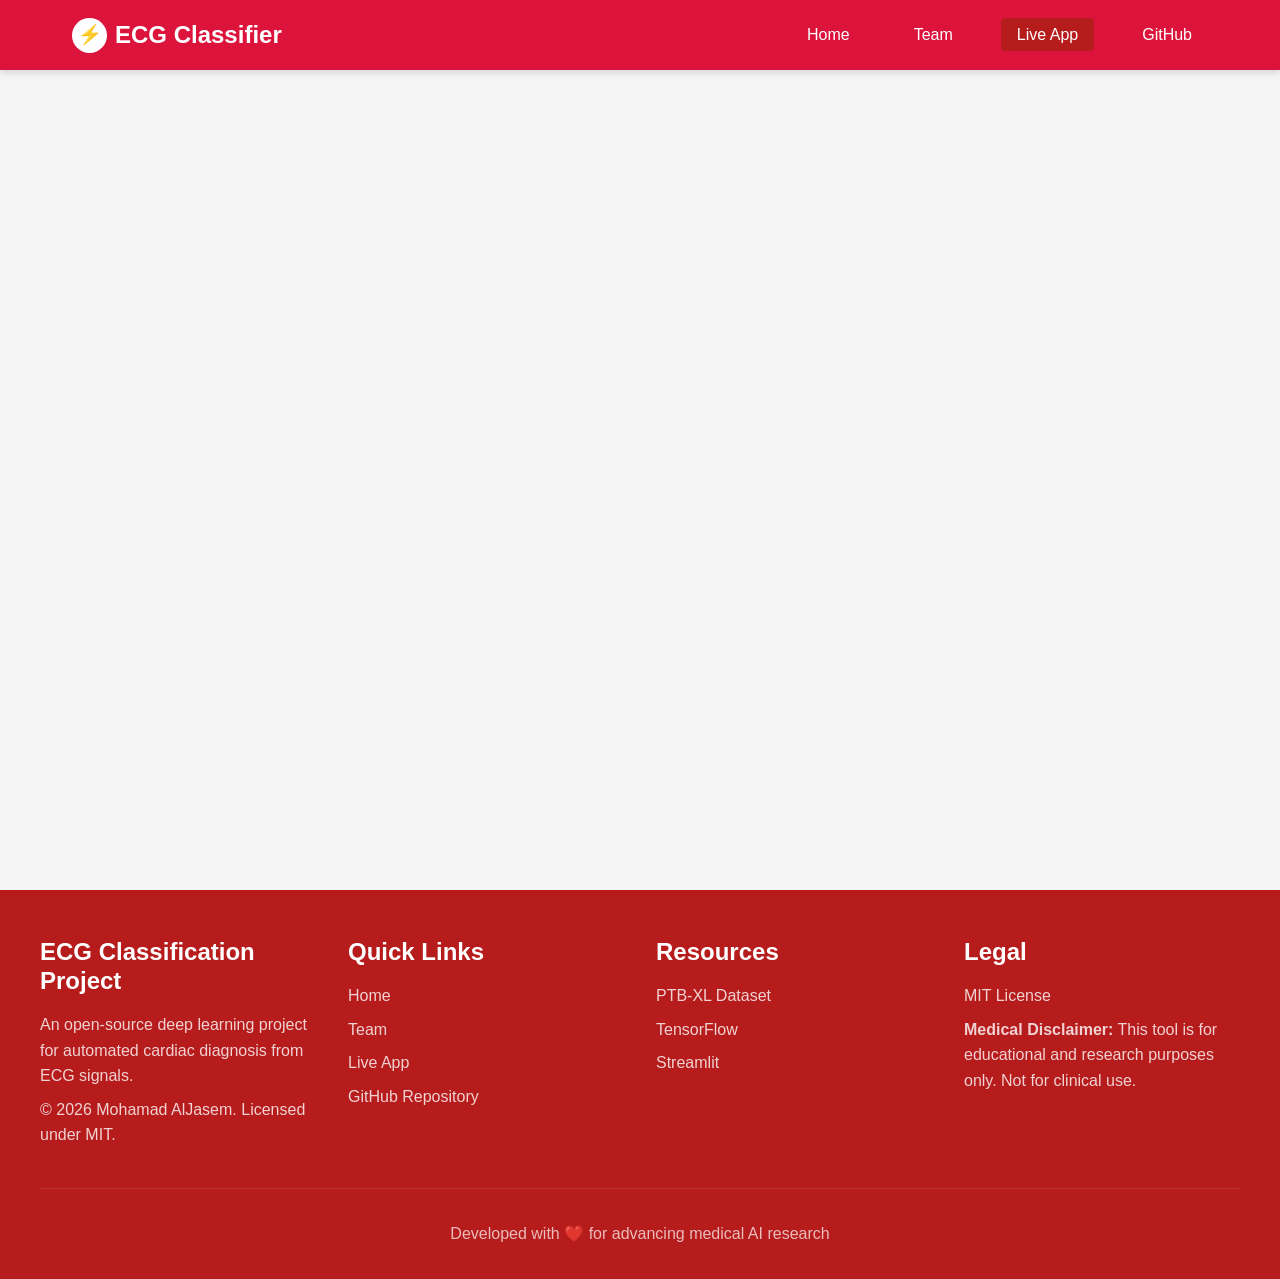
<file: scripts/website/app.html>
<!DOCTYPE html>
<html lang="en">
<head>
    <meta charset="UTF-8">
    <meta name="viewport" content="width=device-width, initial-scale=1.0">
    <meta name="description" content="Live ECG Classification Application - Try our AI-powered diagnostic tool by Mohamad AlJasem">
    <meta name="author" content="Mohamad AlJasem">
    <title>Live App | ECG Classification by Mohamad AlJasem</title>
    <link rel="stylesheet" href="css/style.css">
    <style>
        /* Additional styles for app page */
        .app-container {
            padding: 0;
            margin: 0;
        }
        
        .app-placeholder {
            background: linear-gradient(135deg, var(--lighter-red) 0%, var(--white) 100%);
        }
        
        .placeholder-icon {
            width: 120px;
            height: 120px;
            background: linear-gradient(135deg, var(--primary-red), var(--light-red));
            color: var(--white);
            border-radius: 50%;
            display: flex;
            align-items: center;
            justify-content: center;
            font-size: 4rem;
            margin: 0 auto 2rem;
            box-shadow: var(--shadow-lg);
        }
        
        .instructions {
            background-color: var(--white);
            padding: 2rem;
            border-radius: 10px;
            box-shadow: var(--shadow);
            max-width: 800px;
            margin: 2rem auto;
            text-align: left;
        }
        
        .instructions h3 {
            color: var(--primary-red);
            margin-bottom: 1rem;
        }
        
        .instructions ol {
            margin-left: 1.5rem;
            line-height: 2;
        }
        
        .instructions li {
            margin-bottom: 0.5rem;
            color: var(--dark-gray);
        }
        
        .instructions code {
            background-color: var(--lighter-red);
            padding: 0.2rem 0.5rem;
            border-radius: 3px;
            font-family: 'Courier New', monospace;
            color: var(--dark-red);
        }
        
        .embed-info {
            background-color: var(--lighter-red);
            padding: 1.5rem;
            border-left: 4px solid var(--primary-red);
            margin-top: 1.5rem;
            border-radius: 4px;
        }
        
        .embed-info strong {
            color: var(--primary-red);
        }
    </style>
</head>
<body>
    <!-- Navigation -->
    <nav class="navbar">
        <div class="nav-container">
            <a href="index.html" class="logo">
                <div class="logo-icon">⚡</div>
                ECG Classifier
            </a>
            <ul class="nav-menu">
                <li><a href="index.html" class="nav-link">Home</a></li>
                <li><a href="team.html" class="nav-link">Team</a></li>
                <li><a href="app.html" class="nav-link">Live App</a></li>
                <li><a href="https://github.com/m-aljasem/ecg-arrhythmia-classifier-AI" class="nav-link" target="_blank">GitHub</a></li>
            </ul>
            <button class="mobile-menu-toggle">☰</button>
        </div>
    </nav>

    <!-- App Container -->
    <div class="app-container">
        <!-- Live Streamlit Application -->
        <iframe 
            class="app-frame" 
            src="https://ecg-classifier.aljasem.eu.org?embedded=true"
            title="ECG Classification Application - Deep Learning for Cardiac Diagnosis"
            allow="camera; microphone"
            loading="lazy"
        ></iframe>
    </div>

    <!-- Footer -->
    <footer class="footer">
        <div class="footer-content">
            <div class="footer-section">
                <h4>ECG Classification Project</h4>
                <p>An open-source deep learning project for automated cardiac diagnosis from ECG signals.</p>
                <p>&copy; 2026 Mohamad AlJasem. Licensed under MIT.</p>
            </div>
            
            <div class="footer-section">
                <h4>Quick Links</h4>
                <a href="index.html">Home</a>
                <a href="team.html">Team</a>
                <a href="app.html">Live App</a>
                <a href="https://github.com/m-aljasem/ecg-arrhythmia-classifier-AI" target="_blank">GitHub Repository</a>
            </div>
            
            <div class="footer-section">
                <h4>Resources</h4>
                <a href="https://physionet.org/content/ptb-xl/" target="_blank">PTB-XL Dataset</a>
                <a href="https://www.tensorflow.org/" target="_blank">TensorFlow</a>
                <a href="https://streamlit.io/" target="_blank">Streamlit</a>
            </div>
            
            <div class="footer-section">
                <h4>Legal</h4>
                <p>MIT License</p>
                <p><strong>Medical Disclaimer:</strong> This tool is for educational and research purposes only. Not for clinical use.</p>
            </div>
        </div>
        
        <div class="footer-bottom">
            <p>Developed with ❤️ for advancing medical AI research</p>
        </div>
    </footer>

    <script src="js/main.js"></script>
</body>
</html>
</file>
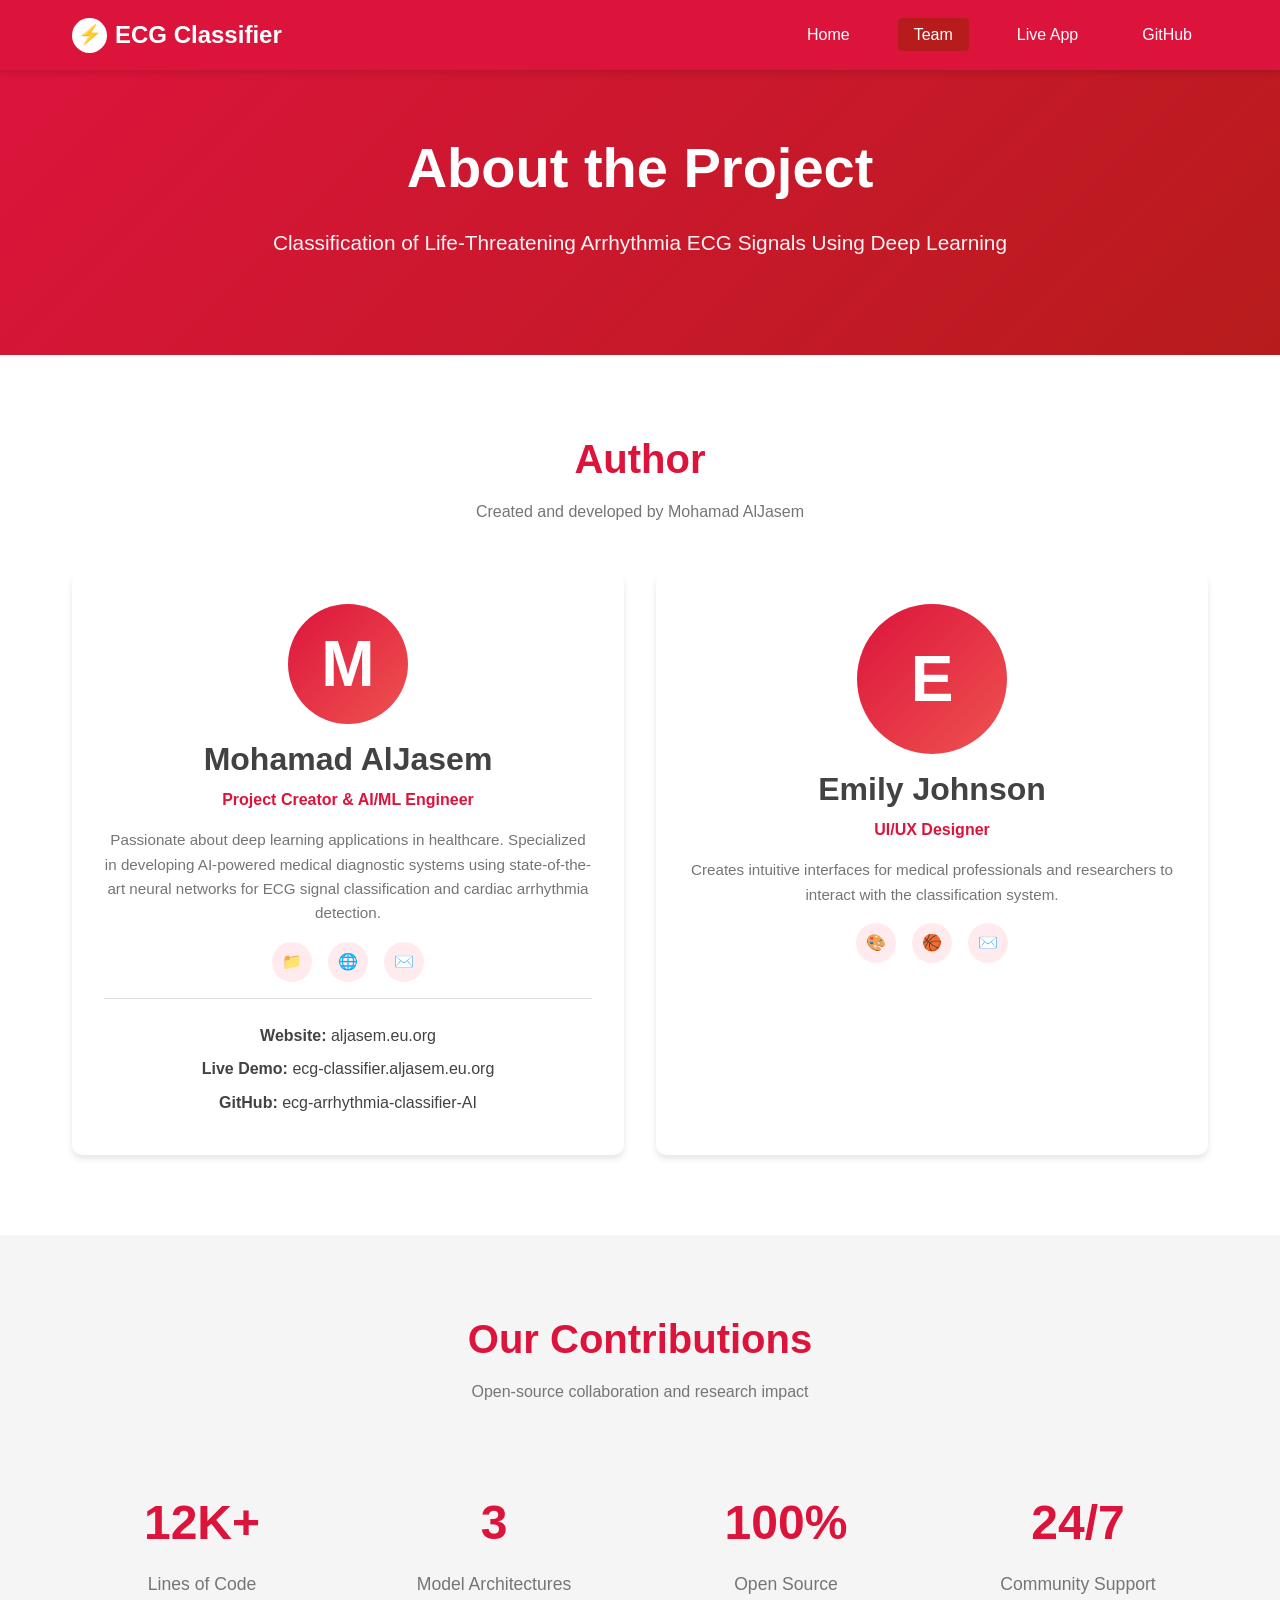
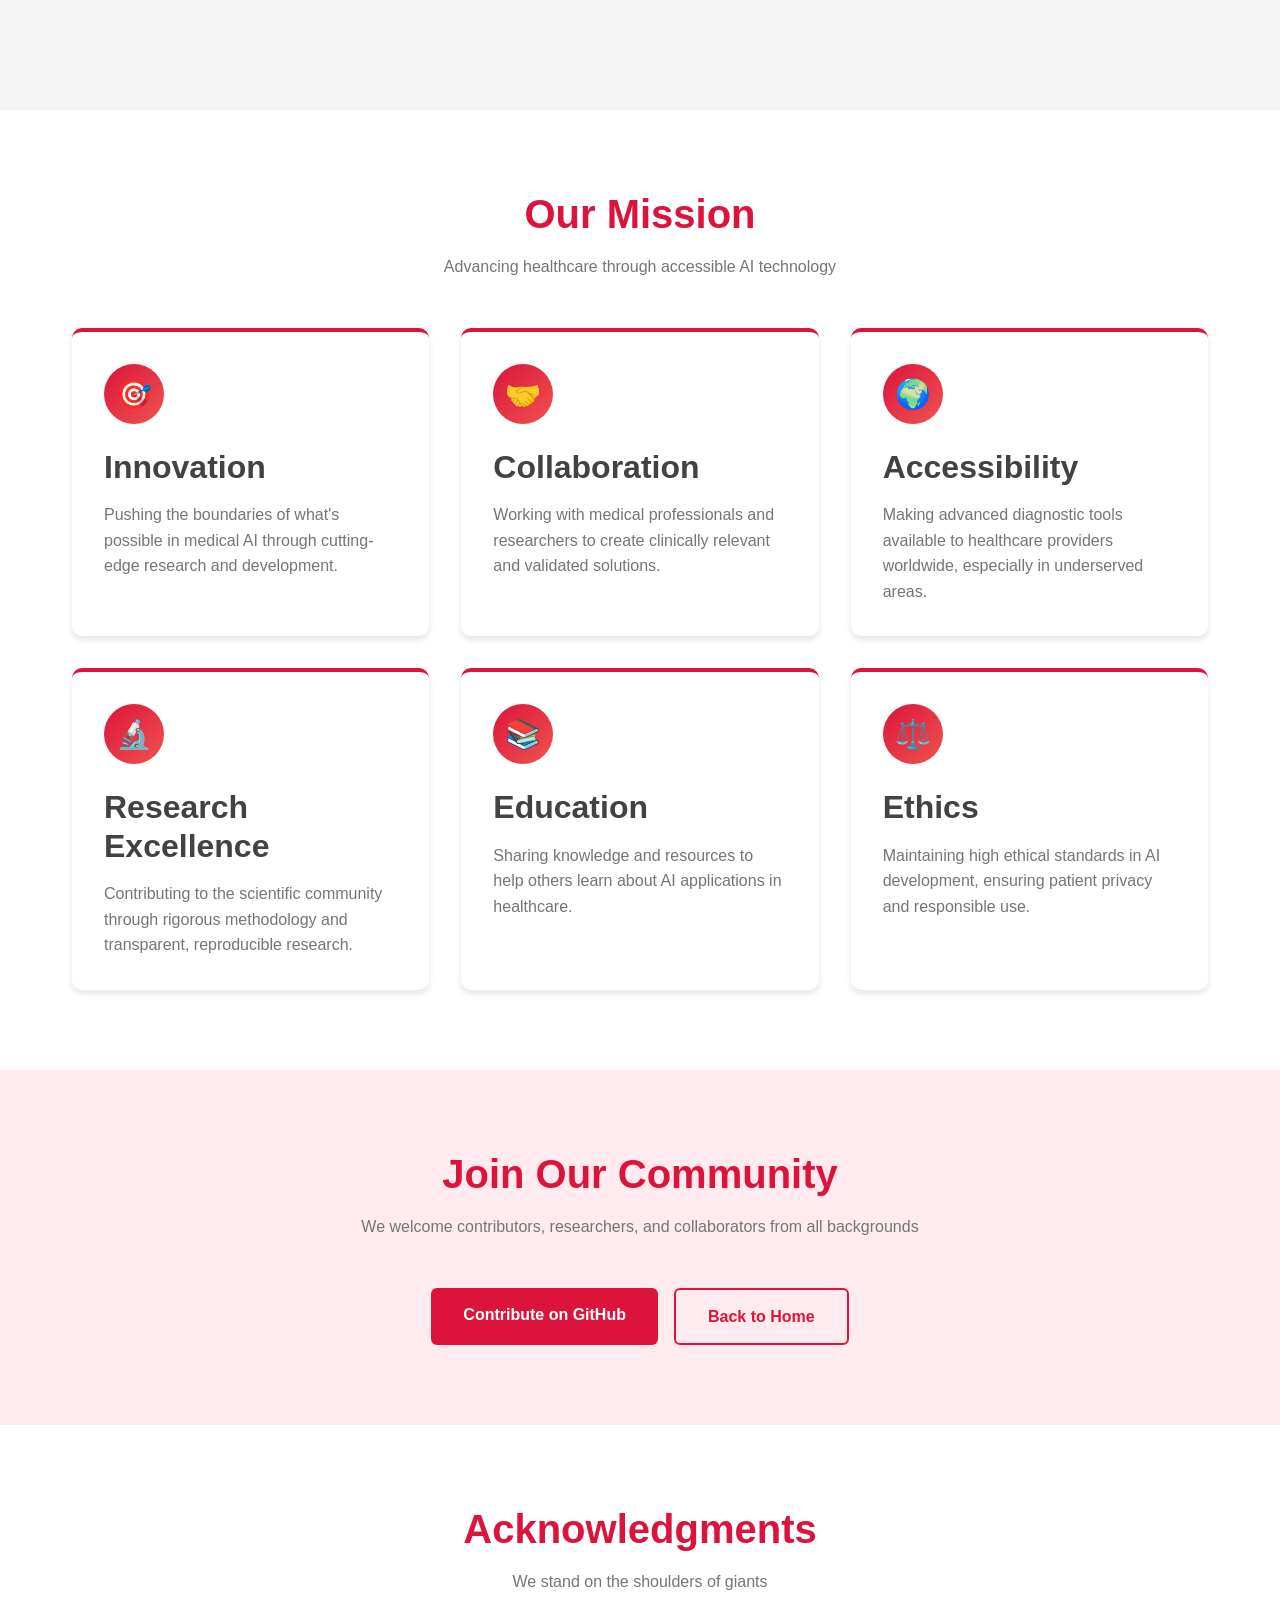
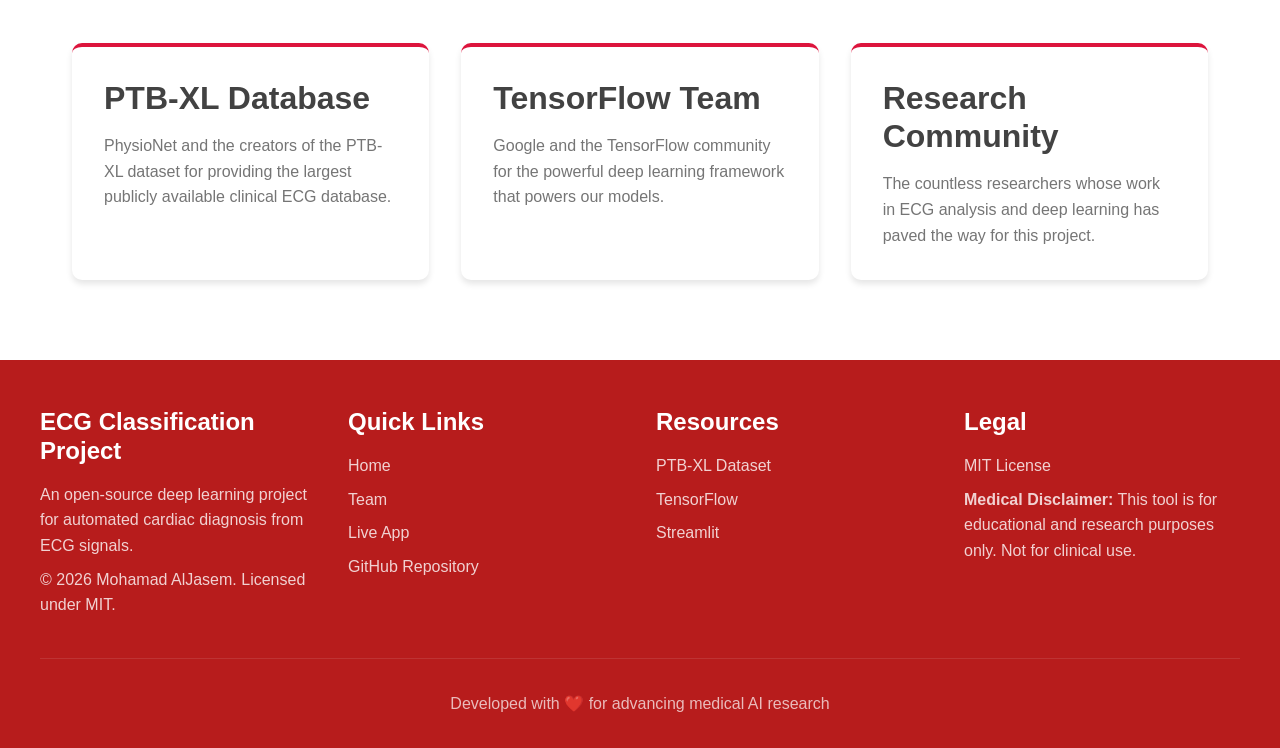
<file: scripts/website/team.html>
<!DOCTYPE html>
<html lang="en">
<head>
    <meta charset="UTF-8">
    <meta name="viewport" content="width=device-width, initial-scale=1.0">
    <meta name="description" content="Meet Mohamad AlJasem - Creator of the ECG Classification project">
    <meta name="author" content="Mohamad AlJasem">
    <title>About | ECG Classification Project by Mohamad AlJasem</title>
    <link rel="stylesheet" href="css/style.css">
</head>
<body>
    <!-- Navigation -->
    <nav class="navbar">
        <div class="nav-container">
            <a href="index.html" class="logo">
                <div class="logo-icon">⚡</div>
                ECG Classifier
            </a>
            <ul class="nav-menu">
                <li><a href="index.html" class="nav-link">Home</a></li>
                <li><a href="team.html" class="nav-link">Team</a></li>
                <li><a href="app.html" class="nav-link">Live App</a></li>
                <li><a href="https://github.com/m-aljasem/ecg-arrhythmia-classifier-AI" class="nav-link" target="_blank">GitHub</a></li>
            </ul>
            <button class="mobile-menu-toggle">☰</button>
        </div>
    </nav>

    <!-- Page Header -->
    <section class="hero" style="padding: 4rem 2rem;">
        <div class="hero-content">
            <h1>About the Project</h1>
            <p>Classification of Life-Threatening Arrhythmia ECG Signals Using Deep Learning</p>
        </div>
    </section>

    <!-- Team Section -->
    <section class="section section-light">
        <div class="container">
            <h2 class="section-title">Author</h2>
            <p class="section-subtitle">Created and developed by Mohamad AlJasem</p>
            
            <div class="team-grid" style="justify-content: center;">
                <div class="team-card" style="max-width: 600px;">
                    <div class="team-avatar" style="font-size: 4rem; width: 120px; height: 120px; line-height: 120px;">M</div>
                    <div class="team-info">
                        <h3 class="team-name">Mohamad AlJasem</h3>
                        <p class="team-role">Project Creator & AI/ML Engineer</p>
                        <p class="team-bio">Passionate about deep learning applications in healthcare. Specialized in developing AI-powered medical diagnostic systems using state-of-the-art neural networks for ECG signal classification and cardiac arrhythmia detection.</p>
                        <div class="team-social">
                            <a href="https://github.com/m-aljasem/ecg-arrhythmia-classifier-AI" class="social-link" title="GitHub" target="_blank">📁</a>
                            <a href="https://aljasem.eu.org" class="social-link" title="Website" target="_blank">🌐</a>
                            <a href="mailto:mohamad@aljasem.eu.org" class="social-link" title="Email">✉️</a>
                        </div>
                        <div style="margin-top: 1rem; padding-top: 1rem; border-top: 1px solid #e0e0e0;">
                            <p style="margin: 0.5rem 0;"><strong>Website:</strong> <a href="https://aljasem.eu.org" target="_blank">aljasem.eu.org</a></p>
                            <p style="margin: 0.5rem 0;"><strong>Live Demo:</strong> <a href="https://ecg-classifier.aljasem.eu.org" target="_blank">ecg-classifier.aljasem.eu.org</a></p>
                            <p style="margin: 0.5rem 0;"><strong>GitHub:</strong> <a href="https://github.com/m-aljasem/ecg-arrhythmia-classifier-AI" target="_blank">ecg-arrhythmia-classifier-AI</a></p>
                        </div>
                    </div>
                </div>

                <div class="team-card" style="display: none;">
                    <div class="team-avatar">R</div>
                    <div class="team-info">
                        <h3 class="team-name">Dr. Rajesh Patel</h3>
                        <p class="team-role">Research Scientist</p>
                        <p class="team-bio">PhD in Biomedical Engineering. Focuses on model architecture design and performance optimization.</p>
                        <div class="team-social">
                            <a href="#" class="social-link" title="LinkedIn">💼</a>
                            <a href="#" class="social-link" title="Google Scholar">🎓</a>
                            <a href="#" class="social-link" title="Email">✉️</a>
                        </div>
                    </div>
                </div>

                <div class="team-card">
                    <div class="team-avatar">E</div>
                    <div class="team-info">
                        <h3 class="team-name">Emily Johnson</h3>
                        <p class="team-role">UI/UX Designer</p>
                        <p class="team-bio">Creates intuitive interfaces for medical professionals and researchers to interact with the classification system.</p>
                        <div class="team-social">
                            <a href="#" class="social-link" title="Portfolio">🎨</a>
                            <a href="#" class="social-link" title="Dribbble">🏀</a>
                            <a href="#" class="social-link" title="Email">✉️</a>
                        </div>
                    </div>
                </div>
            </div>
        </div>
    </section>

    <!-- Contributions Section -->
    <section class="section section-gray">
        <div class="container">
            <h2 class="section-title">Our Contributions</h2>
            <p class="section-subtitle">Open-source collaboration and research impact</p>
            
            <div class="stats-grid">
                <div class="stat-card">
                    <div class="stat-number">12K+</div>
                    <div class="stat-label">Lines of Code</div>
                </div>
                <div class="stat-card">
                    <div class="stat-number">3</div>
                    <div class="stat-label">Model Architectures</div>
                </div>
                <div class="stat-card">
                    <div class="stat-number">100%</div>
                    <div class="stat-label">Open Source</div>
                </div>
                <div class="stat-card">
                    <div class="stat-number">24/7</div>
                    <div class="stat-label">Community Support</div>
                </div>
            </div>
        </div>
    </section>

    <!-- Mission & Values -->
    <section class="section section-light">
        <div class="container">
            <h2 class="section-title">Our Mission</h2>
            <p class="section-subtitle">Advancing healthcare through accessible AI technology</p>
            
            <div class="features-grid">
                <div class="feature-card">
                    <div class="feature-icon">🎯</div>
                    <h3>Innovation</h3>
                    <p>Pushing the boundaries of what's possible in medical AI through cutting-edge research and development.</p>
                </div>
                
                <div class="feature-card">
                    <div class="feature-icon">🤝</div>
                    <h3>Collaboration</h3>
                    <p>Working with medical professionals and researchers to create clinically relevant and validated solutions.</p>
                </div>
                
                <div class="feature-card">
                    <div class="feature-icon">🌍</div>
                    <h3>Accessibility</h3>
                    <p>Making advanced diagnostic tools available to healthcare providers worldwide, especially in underserved areas.</p>
                </div>
                
                <div class="feature-card">
                    <div class="feature-icon">🔬</div>
                    <h3>Research Excellence</h3>
                    <p>Contributing to the scientific community through rigorous methodology and transparent, reproducible research.</p>
                </div>
                
                <div class="feature-card">
                    <div class="feature-icon">📚</div>
                    <h3>Education</h3>
                    <p>Sharing knowledge and resources to help others learn about AI applications in healthcare.</p>
                </div>
                
                <div class="feature-card">
                    <div class="feature-icon">⚖️</div>
                    <h3>Ethics</h3>
                    <p>Maintaining high ethical standards in AI development, ensuring patient privacy and responsible use.</p>
                </div>
            </div>
        </div>
    </section>

    <!-- Join Us Section -->
    <section class="section section-red">
        <div class="container text-center">
            <h2 class="section-title">Join Our Community</h2>
            <p class="section-subtitle">We welcome contributors, researchers, and collaborators from all backgrounds</p>
            <div class="hero-buttons">
                <a href="https://github.com" class="btn btn-red" target="_blank">Contribute on GitHub</a>
                <a href="index.html" class="btn btn-outline" style="color: var(--primary-red); border-color: var(--primary-red);">Back to Home</a>
            </div>
        </div>
    </section>

    <!-- Acknowledgments -->
    <section class="section section-light">
        <div class="container">
            <h2 class="section-title">Acknowledgments</h2>
            <p class="section-subtitle">We stand on the shoulders of giants</p>
            
            <div class="features-grid">
                <div class="feature-card">
                    <h3>PTB-XL Database</h3>
                    <p>PhysioNet and the creators of the PTB-XL dataset for providing the largest publicly available clinical ECG database.</p>
                </div>
                
                <div class="feature-card">
                    <h3>TensorFlow Team</h3>
                    <p>Google and the TensorFlow community for the powerful deep learning framework that powers our models.</p>
                </div>
                
                <div class="feature-card">
                    <h3>Research Community</h3>
                    <p>The countless researchers whose work in ECG analysis and deep learning has paved the way for this project.</p>
                </div>
            </div>
        </div>
    </section>

    <!-- Footer -->
    <footer class="footer">
        <div class="footer-content">
            <div class="footer-section">
                <h4>ECG Classification Project</h4>
                <p>An open-source deep learning project for automated cardiac diagnosis from ECG signals.</p>
                <p>&copy; 2026 Mohamad AlJasem. Licensed under MIT.</p>
            </div>
            
            <div class="footer-section">
                <h4>Quick Links</h4>
                <a href="index.html">Home</a>
                <a href="team.html">Team</a>
                <a href="app.html">Live App</a>
                <a href="https://github.com/m-aljasem/ecg-arrhythmia-classifier-AI" target="_blank">GitHub Repository</a>
            </div>
            
            <div class="footer-section">
                <h4>Resources</h4>
                <a href="https://physionet.org/content/ptb-xl/" target="_blank">PTB-XL Dataset</a>
                <a href="https://www.tensorflow.org/" target="_blank">TensorFlow</a>
                <a href="https://streamlit.io/" target="_blank">Streamlit</a>
            </div>
            
            <div class="footer-section">
                <h4>Legal</h4>
                <p>MIT License</p>
                <p><strong>Medical Disclaimer:</strong> This tool is for educational and research purposes only. Not for clinical use.</p>
            </div>
        </div>
        
        <div class="footer-bottom">
            <p>Developed with ❤️ for advancing medical AI research</p>
        </div>
    </footer>

    <script src="js/main.js"></script>
</body>
</html>
</file>
<file: website/assets/css/styles.css>
:root {
  --brand-red: #b10e1e;
  --brand-red-dark: #8f0f1a;
  --brand-red-soft: #f9e8ea;
  --ink: #1f252d;
  --muted: #5d6773;
  --line: #e6e9ee;
  --bg: #ffffff;
}

* {
  box-sizing: border-box;
}

html,
body {
  margin: 0;
  padding: 0;
  background: var(--bg);
  color: var(--ink);
  font-family: "Manrope", system-ui, -apple-system, Segoe UI, sans-serif;
}

main {
  min-height: 70vh;
}

.site-nav {
  background: linear-gradient(135deg, var(--brand-red-dark), var(--brand-red));
  box-shadow: 0 8px 20px rgba(177, 14, 30, 0.24);
}

.brand-badge {
  display: inline-flex;
  align-items: center;
  justify-content: center;
  width: 2.1rem;
  height: 2.1rem;
  border-radius: 50%;
  background: #fff;
  color: var(--brand-red);
  font-weight: 800;
  font-size: 0.78rem;
}

.navbar .nav-link {
  font-weight: 600;
  letter-spacing: 0.02em;
}

.navbar .nav-link.active,
.navbar .nav-link:hover {
  color: #ffe6e9;
}

.hero-section {
  background:
    radial-gradient(1200px 400px at 95% 5%, rgba(177, 14, 30, 0.08), transparent),
    linear-gradient(180deg, #fff 0%, #fff 100%);
}

.hero-title,
.section-title {
  font-family: "Source Serif 4", Georgia, serif;
  color: #141922;
}

.eyebrow {
  display: inline-block;
  margin: 0;
  padding: 0.28rem 0.72rem;
  border-radius: 999px;
  background: var(--brand-red-soft);
  color: var(--brand-red);
  font-size: 0.78rem;
  font-weight: 700;
  letter-spacing: 0.08em;
  text-transform: uppercase;
}

.py-lg-6 {
  padding-top: 5rem !important;
  padding-bottom: 5rem !important;
}

.project-card {
  border-top: 3px solid var(--brand-red);
}

.metric-box {
  border: 1px solid var(--line);
  border-radius: 0.9rem;
  background: #fff;
  padding: 1rem;
  height: 100%;
}

.metric-value {
  margin: 0;
  color: var(--brand-red);
  font-size: 1.8rem;
  font-weight: 800;
}

.metric-label {
  margin: 0.2rem 0 0;
  color: var(--muted);
  font-size: 0.88rem;
  font-weight: 600;
}

.timeline {
  padding-left: 1rem;
  margin-bottom: 0;
  color: var(--muted);
  line-height: 1.75;
}

.timeline li {
  margin-bottom: 0.5rem;
}

.timeline li::marker {
  color: var(--brand-red);
  font-weight: 800;
}

.dataset-table {
  border-color: var(--line);
}

.dataset-table thead th {
  color: #2a3139;
  font-weight: 700;
  background: #fbfcfe;
  border-bottom: 2px solid var(--line);
}

.dataset-table tbody td {
  color: #2f3742;
}

.model-tag {
  color: var(--brand-red);
  font-size: 0.8rem;
  font-weight: 800;
  letter-spacing: 0.07em;
  text-transform: uppercase;
  margin-bottom: 0.5rem;
}

.border-accent {
  border-top: 4px solid var(--brand-red) !important;
}

.section-max {
  max-width: 780px;
}

.pipeline-step {
  border: 1px solid var(--line);
  border-radius: 0.9rem;
  background: #fff;
  padding: 1.2rem;
}

.pipeline-index {
  margin-bottom: 0.35rem;
  color: var(--brand-red);
  font-size: 0.82rem;
  letter-spacing: 0.08em;
  font-weight: 800;
}

.command-block {
  border: 1px solid #ecdde0;
  border-radius: 0.8rem;
  background: #fff9fa;
  overflow: auto;
}

.command-block pre {
  margin: 0;
  padding: 1rem 1.2rem;
}

.command-block code {
  color: #592126;
  font-size: 0.89rem;
}

.demo-head {
  background: #fff;
}

.embed-wrap {
  border: 1px solid var(--line);
  border-radius: 0.95rem;
  overflow: hidden;
  box-shadow: 0 15px 30px rgba(31, 37, 45, 0.07);
}

.streamlit-frame {
  width: 100%;
  min-height: 82vh;
  border: 0;
  background: #fff;
}

.site-footer {
  background: #fff;
}

.footer-links a {
  font-weight: 600;
}

.github-link svg {
  flex: 0 0 auto;
}

.btn-danger {
  background-color: var(--brand-red);
  border-color: var(--brand-red);
}

.btn-danger:hover,
.btn-danger:focus {
  background-color: var(--brand-red-dark);
  border-color: var(--brand-red-dark);
}

.btn-outline-danger {
  color: var(--brand-red);
  border-color: var(--brand-red);
}

.btn-outline-danger:hover,
.btn-outline-danger:focus {
  background-color: var(--brand-red);
  border-color: var(--brand-red);
}

@media (max-width: 991.98px) {
  .py-lg-6 {
    padding-top: 3.5rem !important;
    padding-bottom: 3.5rem !important;
  }

  .streamlit-frame {
    min-height: 72vh;
  }
}

@media (max-width: 575.98px) {
  .metric-value {
    font-size: 1.55rem;
  }

  .hero-title {
    font-size: 1.9rem;
    line-height: 1.22;
  }

  .streamlit-frame {
    min-height: 68vh;
  }
}
</file>
<file: scripts/website/css/style.css>
/* ===================================
   ECG Classification Project Website
   Modern Responsive Design
   =================================== */

/* Reset & Base Styles */
* {
    margin: 0;
    padding: 0;
    box-sizing: border-box;
}

:root {
    --primary-red: #dc143c;
    --dark-red: #b71c1c;
    --light-red: #ef5350;
    --lighter-red: #ffebee;
    --accent-red: #ff5252;
    --white: #ffffff;
    --light-gray: #f5f5f5;
    --gray: #757575;
    --dark-gray: #424242;
    --shadow: 0 4px 6px rgba(0, 0, 0, 0.1);
    --shadow-lg: 0 10px 25px rgba(0, 0, 0, 0.15);
}

body {
    font-family: 'Segoe UI', Tahoma, Geneva, Verdana, sans-serif;
    line-height: 1.6;
    color: var(--dark-gray);
    background-color: var(--white);
}

/* Typography */
h1, h2, h3, h4, h5, h6 {
    font-weight: 700;
    line-height: 1.2;
    margin-bottom: 1rem;
}

h1 { font-size: 3rem; }
h2 { font-size: 2.5rem; }
h3 { font-size: 2rem; }
h4 { font-size: 1.5rem; }

p {
    margin-bottom: 1rem;
}

a {
    text-decoration: none;
    color: inherit;
    transition: all 0.3s ease;
}

/* Navigation Bar */
.navbar {
    background-color: var(--primary-red);
    color: var(--white);
    padding: 1rem 0;
    position: sticky;
    top: 0;
    z-index: 1000;
    box-shadow: var(--shadow);
}

.nav-container {
    max-width: 1200px;
    margin: 0 auto;
    padding: 0 2rem;
    display: flex;
    justify-content: space-between;
    align-items: center;
}

.logo {
    font-size: 1.5rem;
    font-weight: 700;
    color: var(--white);
    display: flex;
    align-items: center;
    gap: 0.5rem;
}

.logo-icon {
    width: 35px;
    height: 35px;
    background-color: var(--white);
    color: var(--primary-red);
    border-radius: 50%;
    display: flex;
    align-items: center;
    justify-content: center;
    font-weight: bold;
    font-size: 1.2rem;
}

.nav-menu {
    display: flex;
    list-style: none;
    gap: 2rem;
    align-items: center;
}

.nav-link {
    color: var(--white);
    padding: 0.5rem 1rem;
    border-radius: 4px;
    transition: background-color 0.3s ease;
}

.nav-link:hover,
.nav-link.active {
    background-color: var(--dark-red);
}

.mobile-menu-toggle {
    display: none;
    background: none;
    border: none;
    color: var(--white);
    font-size: 1.5rem;
    cursor: pointer;
}

/* Hero Section */
.hero {
    background: linear-gradient(135deg, var(--primary-red) 0%, var(--dark-red) 100%);
    color: var(--white);
    padding: 6rem 2rem;
    text-align: center;
}

.hero-content {
    max-width: 900px;
    margin: 0 auto;
}

.hero h1 {
    font-size: 3.5rem;
    margin-bottom: 1.5rem;
    animation: fadeInDown 1s ease;
}

.hero p {
    font-size: 1.3rem;
    margin-bottom: 2rem;
    opacity: 0.95;
    animation: fadeInUp 1s ease;
}

.hero-buttons {
    display: flex;
    gap: 1rem;
    justify-content: center;
    flex-wrap: wrap;
    animation: fadeIn 1.5s ease;
}

/* Buttons */
.btn {
    display: inline-block;
    padding: 0.875rem 2rem;
    border-radius: 6px;
    font-weight: 600;
    cursor: pointer;
    transition: all 0.3s ease;
    border: none;
    font-size: 1rem;
}

.btn-primary {
    background-color: var(--white);
    color: var(--primary-red);
}

.btn-primary:hover {
    background-color: var(--light-gray);
    transform: translateY(-2px);
    box-shadow: var(--shadow-lg);
}

.btn-outline {
    background-color: transparent;
    color: var(--white);
    border: 2px solid var(--white);
}

.btn-outline:hover {
    background-color: var(--white);
    color: var(--primary-red);
}

.btn-red {
    background-color: var(--primary-red);
    color: var(--white);
}

.btn-red:hover {
    background-color: var(--dark-red);
    transform: translateY(-2px);
    box-shadow: var(--shadow-lg);
}

/* Container */
.container {
    max-width: 1200px;
    margin: 0 auto;
    padding: 0 2rem;
}

/* Sections */
.section {
    padding: 5rem 2rem;
}

.section-light {
    background-color: var(--white);
}

.section-gray {
    background-color: var(--light-gray);
}

.section-red {
    background-color: var(--lighter-red);
}

.section-title {
    text-align: center;
    margin-bottom: 3rem;
    color: var(--primary-red);
}

.section-subtitle {
    text-align: center;
    color: var(--gray);
    max-width: 700px;
    margin: -2rem auto 3rem;
}

/* Features Grid */
.features-grid {
    display: grid;
    grid-template-columns: repeat(auto-fit, minmax(300px, 1fr));
    gap: 2rem;
    margin-top: 3rem;
}

.feature-card {
    background-color: var(--white);
    padding: 2rem;
    border-radius: 10px;
    box-shadow: var(--shadow);
    transition: all 0.3s ease;
    border-top: 4px solid var(--primary-red);
}

.feature-card:hover {
    transform: translateY(-5px);
    box-shadow: var(--shadow-lg);
}

.feature-icon {
    width: 60px;
    height: 60px;
    background: linear-gradient(135deg, var(--primary-red), var(--light-red));
    color: var(--white);
    border-radius: 50%;
    display: flex;
    align-items: center;
    justify-content: center;
    font-size: 1.8rem;
    margin-bottom: 1.5rem;
}

.feature-card h3 {
    color: var(--dark-gray);
    margin-bottom: 1rem;
}

.feature-card p {
    color: var(--gray);
    margin-bottom: 0;
}

/* Stats Section */
.stats-grid {
    display: grid;
    grid-template-columns: repeat(auto-fit, minmax(200px, 1fr));
    gap: 2rem;
    margin-top: 3rem;
}

.stat-card {
    text-align: center;
    padding: 2rem;
}

.stat-number {
    font-size: 3rem;
    font-weight: 700;
    color: var(--primary-red);
    margin-bottom: 0.5rem;
}

.stat-label {
    color: var(--gray);
    font-size: 1.1rem;
}

/* Model Cards */
.models-grid {
    display: grid;
    grid-template-columns: repeat(auto-fit, minmax(320px, 1fr));
    gap: 2rem;
    margin-top: 3rem;
}

.model-card {
    background-color: var(--white);
    border-radius: 10px;
    overflow: hidden;
    box-shadow: var(--shadow);
    transition: all 0.3s ease;
}

.model-card:hover {
    transform: translateY(-5px);
    box-shadow: var(--shadow-lg);
}

.model-header {
    background: linear-gradient(135deg, var(--primary-red), var(--light-red));
    color: var(--white);
    padding: 1.5rem;
    text-align: center;
}

.model-header h3 {
    margin-bottom: 0.5rem;
    color: var(--white);
}

.model-accuracy {
    font-size: 2rem;
    font-weight: 700;
}

.model-body {
    padding: 2rem;
}

.model-body ul {
    list-style: none;
    margin-bottom: 1.5rem;
}

.model-body li {
    padding: 0.5rem 0;
    padding-left: 1.5rem;
    position: relative;
}

.model-body li::before {
    content: "✓";
    position: absolute;
    left: 0;
    color: var(--primary-red);
    font-weight: bold;
}

/* Team Grid */
.team-grid {
    display: grid;
    grid-template-columns: repeat(auto-fit, minmax(250px, 1fr));
    gap: 2rem;
    margin-top: 3rem;
}

.team-card {
    background-color: var(--white);
    border-radius: 10px;
    overflow: hidden;
    box-shadow: var(--shadow);
    transition: all 0.3s ease;
    text-align: center;
}

.team-card:hover {
    transform: translateY(-5px);
    box-shadow: var(--shadow-lg);
}

.team-avatar {
    width: 150px;
    height: 150px;
    background: linear-gradient(135deg, var(--primary-red), var(--light-red));
    color: var(--white);
    border-radius: 50%;
    margin: 2rem auto 1rem;
    display: flex;
    align-items: center;
    justify-content: center;
    font-size: 4rem;
    font-weight: 700;
}

.team-info {
    padding: 0 2rem 2rem;
}

.team-name {
    color: var(--dark-gray);
    margin-bottom: 0.5rem;
}

.team-role {
    color: var(--primary-red);
    font-weight: 600;
    margin-bottom: 1rem;
}

.team-bio {
    color: var(--gray);
    font-size: 0.95rem;
}

.team-social {
    display: flex;
    gap: 1rem;
    justify-content: center;
    margin-top: 1rem;
}

.social-link {
    width: 40px;
    height: 40px;
    background-color: var(--lighter-red);
    color: var(--primary-red);
    border-radius: 50%;
    display: flex;
    align-items: center;
    justify-content: center;
    transition: all 0.3s ease;
}

.social-link:hover {
    background-color: var(--primary-red);
    color: var(--white);
}

/* App Embed */
.app-container {
    width: 100%;
    height: calc(100vh - 80px);
    background-color: var(--light-gray);
}

.app-frame {
    width: 100%;
    height: 100%;
    border: none;
}

.app-placeholder {
    display: flex;
    flex-direction: column;
    align-items: center;
    justify-content: center;
    height: 100%;
    text-align: center;
    padding: 2rem;
}

.app-placeholder h2 {
    color: var(--primary-red);
    margin-bottom: 1rem;
}

.app-placeholder p {
    color: var(--gray);
    max-width: 600px;
}

/* Footer */
.footer {
    background-color: var(--dark-red);
    color: var(--white);
    padding: 3rem 2rem 1rem;
}

.footer-content {
    max-width: 1200px;
    margin: 0 auto;
    display: grid;
    grid-template-columns: repeat(auto-fit, minmax(250px, 1fr));
    gap: 2rem;
    margin-bottom: 2rem;
}

.footer-section h4 {
    margin-bottom: 1rem;
    color: var(--white);
}

.footer-section p,
.footer-section a {
    color: rgba(255, 255, 255, 0.8);
    margin-bottom: 0.5rem;
    display: block;
}

.footer-section a:hover {
    color: var(--white);
}

.footer-bottom {
    max-width: 1200px;
    margin: 0 auto;
    padding-top: 2rem;
    border-top: 1px solid rgba(255, 255, 255, 0.1);
    text-align: center;
    color: rgba(255, 255, 255, 0.7);
}

/* Animations */
@keyframes fadeIn {
    from {
        opacity: 0;
    }
    to {
        opacity: 1;
    }
}

@keyframes fadeInDown {
    from {
        opacity: 0;
        transform: translateY(-20px);
    }
    to {
        opacity: 1;
        transform: translateY(0);
    }
}

@keyframes fadeInUp {
    from {
        opacity: 0;
        transform: translateY(20px);
    }
    to {
        opacity: 1;
        transform: translateY(0);
    }
}

/* Responsive Design */
@media (max-width: 768px) {
    .nav-menu {
        position: fixed;
        left: -100%;
        top: 70px;
        flex-direction: column;
        background-color: var(--primary-red);
        width: 100%;
        text-align: center;
        transition: 0.3s;
        box-shadow: var(--shadow);
        padding: 2rem 0;
        gap: 0;
    }

    .nav-menu.active {
        left: 0;
    }

    .nav-menu li {
        margin: 0;
        width: 100%;
    }

    .nav-link {
        display: block;
        padding: 1rem;
    }

    .mobile-menu-toggle {
        display: block;
    }

    .hero h1 {
        font-size: 2.5rem;
    }

    .hero p {
        font-size: 1.1rem;
    }

    h1 { font-size: 2.5rem; }
    h2 { font-size: 2rem; }
    h3 { font-size: 1.5rem; }

    .features-grid,
    .models-grid,
    .team-grid {
        grid-template-columns: 1fr;
    }

    .section {
        padding: 3rem 1rem;
    }

    .hero-buttons {
        flex-direction: column;
        align-items: stretch;
    }

    .btn {
        width: 100%;
    }
}

@media (max-width: 480px) {
    .nav-container {
        padding: 0 1rem;
    }

    .hero {
        padding: 4rem 1rem;
    }

    .hero h1 {
        font-size: 2rem;
    }

    .stat-number {
        font-size: 2.5rem;
    }
}

/* Utility Classes */
.text-center {
    text-align: center;
}

.text-red {
    color: var(--primary-red);
}

.mt-1 { margin-top: 1rem; }
.mt-2 { margin-top: 2rem; }
.mt-3 { margin-top: 3rem; }

.mb-1 { margin-bottom: 1rem; }
.mb-2 { margin-bottom: 2rem; }
.mb-3 { margin-bottom: 3rem; }
</file>
